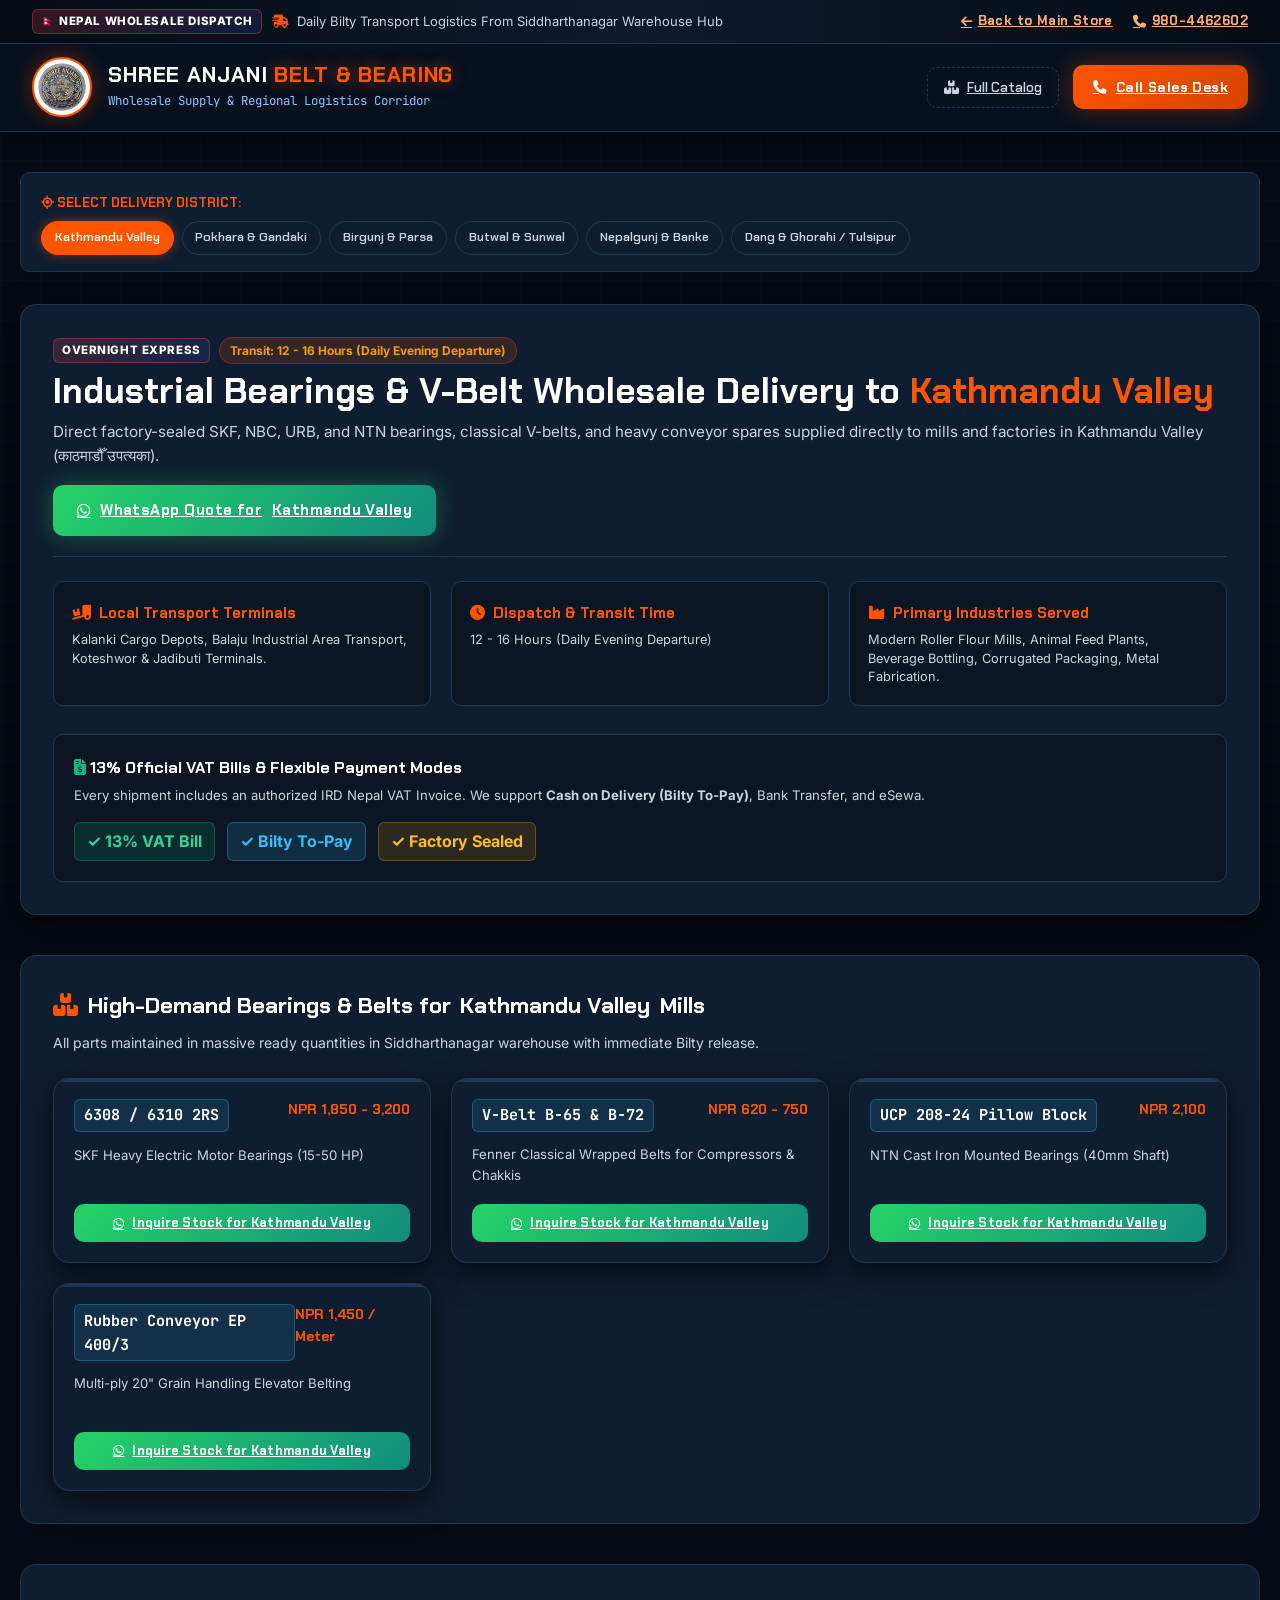
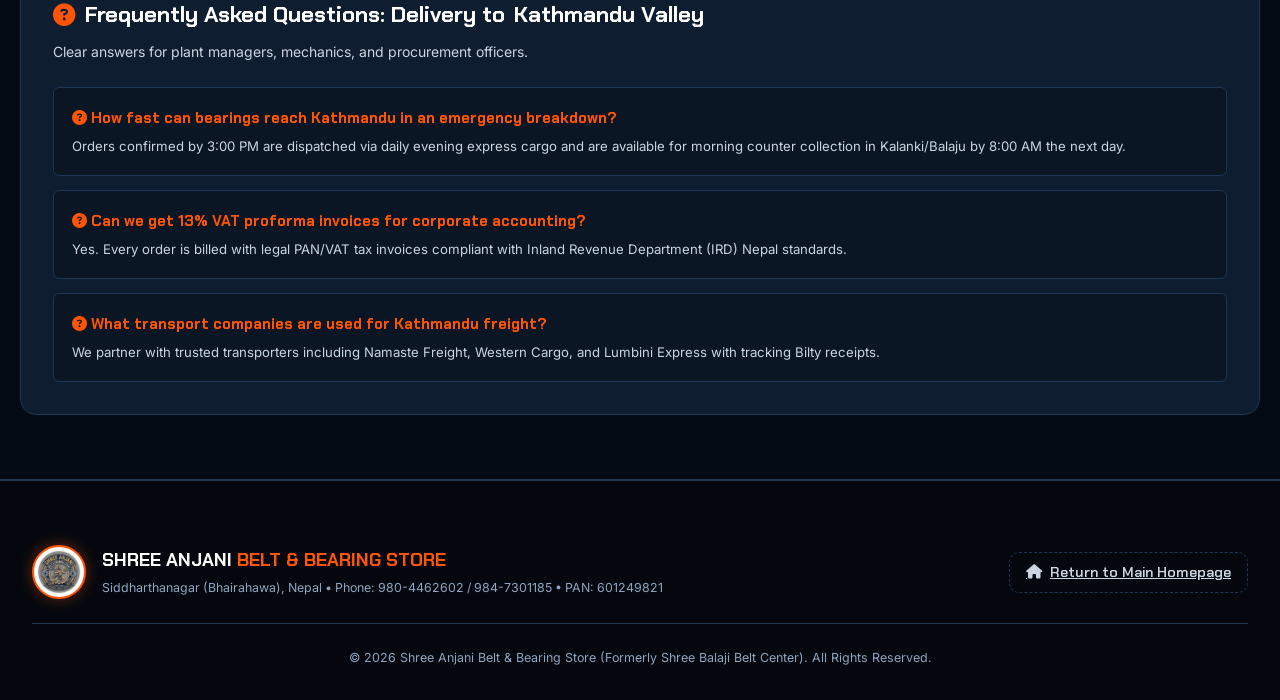
<file: delivery.html>
<!DOCTYPE html>
<html lang="en" prefix="og: https://ogp.me/ns#">
<head>
  <meta charset="UTF-8" />
  <meta name="viewport" content="width=device-width, initial-scale=1.0, maximum-scale=5.0, viewport-fit=cover" />
  
  <!-- Dynamic Meta Tags populated via JS & fallback server tags -->
  <title id="metaTitle">Industrial Bearings &amp; V-Belt Supplier | Same-Day Transport Delivery Across Nepal</title>
  <meta name="description" id="metaDescription" content="Direct wholesale delivery of 100% genuine SKF, NBC, URB, NTN bearings, conveyor belts, and CI pulleys to factories and rice mills across Nepal. Daily Bilty transport from Siddharthanagar hub." />
  <meta name="keywords" id="metaKeywords" content="Industrial Bearings Nepal, SKF Bearings Bhairahawa, Conveyor Belts Delivery Kathmandu, V-Belt Supplier Pokhara, Mill Spares Birgunj, Nepalgunj Bearings Wholesale" />
  <meta name="robots" content="index, follow, max-snippet:-1, max-image-preview:large, max-video-preview:-1" />
  <meta name="theme-color" content="#050B14" />
  <link rel="canonical" id="canonicalLink" href="https://abhieeeee.github.io/office_web_PWA/delivery.html" />

  <!-- Open Graph & Social Cards -->
  <meta property="og:locale" content="en_US" />
  <meta property="og:locale:alternate" content="ne_NP" />
  <meta property="og:type" content="business.business" />
  <meta property="og:title" id="ogTitle" content="Wholesale Bearings &amp; Belts Delivery Across Nepal | Shree Anjani" />
  <meta property="og:description" id="ogDescription" content="100% Genuine Industrial Bearings (SKF, NBC, URB, NTN) and Heavy Conveyor Belts with daily express transport dispatch to all Nepal districts." />
  <meta property="og:url" id="ogUrl" content="https://abhieeeee.github.io/office_web_PWA/delivery.html" />
  <meta property="og:site_name" content="Shree Anjani Belt &amp; Bearing Store" />
  <meta property="og:image" content="https://abhieeeee.github.io/office_web_PWA/assets/logo.jpg" />

  <!-- Fonts & Icons -->
  <link rel="preconnect" href="https://fonts.googleapis.com" />
  <link rel="preconnect" href="https://fonts.gstatic.com" crossorigin />
  <link href="https://fonts.googleapis.com/css2?family=Chakra+Petch:ital,wght@0,500;0,600;0,700;1,700&family=Inter:wght@300;400;500;600;700;800&family=JetBrains+Mono:wght@500;700&family=Mukta:wght@500;700;800&display=swap" rel="stylesheet" />
  <link rel="stylesheet" href="https://cdnjs.cloudflare.com/ajax/libs/font-awesome/6.5.1/css/all.min.css" />
  
  <link rel="stylesheet" href="styles.css" />
  <link rel="icon" type="image/jpeg" href="assets/logo.jpg" />
  <link rel="apple-touch-icon" href="assets/logo.jpg" />
  <link rel="manifest" href="manifest.json" />

  <!-- Advanced Schema.org JSON-LD -->
  <script type="application/ld+json" id="cityJsonLd">
  {
    "@context": "https://schema.org",
    "@type": "AutoPartsStore",
    "name": "Shree Anjani Belt & Bearing Store",
    "alternateName": ["Shree Balaji Belt Center", "Shree Anjani Industrial Spares"],
    "image": "https://abhieeeee.github.io/office_web_PWA/assets/logo.jpg",
    "url": "https://abhieeeee.github.io/office_web_PWA/delivery.html",
    "telephone": "+977-9804462602",
    "priceRange": "NPR 100 - NPR 500,000",
    "address": {
      "@type": "PostalAddress",
      "streetAddress": "Main Industrial Corridor, GF83+75V",
      "addressLocality": "Siddharthanagar",
      "addressRegion": "Lumbini Province",
      "postalCode": "32900",
      "addressCountry": "NP"
    },
    "geo": {
      "@type": "GeoCoordinates",
      "latitude": 27.5048,
      "longitude": 83.4502
    },
    "openingHoursSpecification": [
      {
        "@type": "OpeningHoursSpecification",
        "dayOfWeek": ["Monday", "Tuesday", "Wednesday", "Thursday", "Friday", "Sunday"],
        "opens": "08:00",
        "closes": "20:00"
      },
      {
        "@type": "OpeningHoursSpecification",
        "dayOfWeek": ["Saturday"],
        "opens": "10:00",
        "closes": "23:59",
        "description": "Extended Emergency Breakdown Service Till Midnight"
      }
    ],
    "areaServed": [
      {"@type": "City", "name": "Kathmandu"},
      {"@type": "City", "name": "Pokhara"},
      {"@type": "City", "name": "Birgunj"},
      {"@type": "City", "name": "Butwal"},
      {"@type": "City", "name": "Nepalgunj"},
      {"@type": "City", "name": "Dang"},
      {"@type": "City", "name": "Chitwan"},
      {"@type": "City", "name": "Hetauda"},
      {"@type": "City", "name": "Siddharthanagar"}
    ]
  }
  </script>
</head>
<body>

  <!-- Scroll Reading Progress Line -->
  <div class="scroll-progress-line" id="scrollProgressBar" role="progressbar" aria-label="Page Scroll Progress" aria-valuemin="0" aria-valuemax="100" style="width: 0%;"></div>

  <!-- Top Trust Bar -->
  <div class="top-trust-bar">
    <div class="container top-bar-inner">
      <div class="trust-announcement">
        <span class="badge-nepal-flag">🇳🇵 NEPAL WHOLESALE DISPATCH</span>
        <i class="fa-solid fa-truck-fast text-orange"></i>
        <span>Daily Bilty Transport Logistics From Siddharthanagar Warehouse Hub</span>
      </div>
      <div class="top-bar-controls">
        <a href="index.html" class="top-hotline-link"><i class="fa-solid fa-arrow-left"></i> Back to Main Store</a>
        <a href="tel:+9779804462602" class="top-hotline-link"><i class="fa-solid fa-phone"></i> 980-4462602</a>
      </div>
    </div>
  </div>

  <!-- Header -->
  <header class="site-header">
    <div class="container header-container">
      <a href="index.html" class="brand-anchor">
        <div class="brand-icon-box">
          <img src="assets/logo.png?v=4" alt="Shree Anjani Logo" class="brand-logo-img" />
        </div>
        <div class="brand-text-block">
          <span class="brand-title">SHREE ANJANI <span class="orange-span">BELT &amp; BEARING</span></span>
          <p class="brand-subtitle-line">
            <span class="former-highlight">Wholesale Supply &amp; Regional Logistics Corridor</span>
          </p>
        </div>
      </a>

      <!-- Quick City Switcher Pills -->
      <div class="header-cta-cluster">
        <a href="index.html#catalog" class="btn-pill-outline" style="padding: 0.55rem 1rem; font-size: 0.825rem;">
          <i class="fa-solid fa-boxes-stacked"></i> Full Catalog
        </a>
        <a href="tel:+9779804462602" class="btn-header-rfq">
          <i class="fa-solid fa-phone"></i> Call Sales Desk
        </a>
      </div>
    </div>
  </header>

  <!-- Dynamic Corridor Hero Banner -->
  <main class="container" style="padding: 2.5rem 1.25rem 4rem;">

    <!-- City Selector Chips Bar -->
    <div style="background: var(--bg-card); border: 1px solid var(--slate-border); border-radius: var(--radius-md); padding: 1rem 1.25rem; margin-bottom: 2rem;">
      <span style="font-family: var(--font-display); font-size: 0.8rem; color: var(--orange-electric); font-weight: 700; text-transform: uppercase; margin-right: 0.75rem; display: inline-block; margin-bottom: 0.5rem;">
        <i class="fa-solid fa-location-crosshairs"></i> Select Delivery District:
      </span>
      <div id="citySelectorPills" style="display: flex; flex-wrap: wrap; gap: 0.5rem;">
        <!-- Dynamic city pills injected via JS -->
      </div>
    </div>

    <!-- Main Dynamic Corridor Details Card -->
    <section class="deepdive-block-wrap" style="margin-bottom: 2.5rem;">
      
      <div class="deepdive-header-row">
        <div class="deepdive-title-group">
          <div style="display: flex; align-items: center; gap: 0.6rem; margin-bottom: 0.35rem;">
            <span class="badge-nepal-flag" id="heroCorridorBadge">DAILY DISPATCH</span>
            <span class="status-verified-tag" id="transitTimeBadge" style="background: rgba(255,85,0,0.15); color: var(--orange-amber); border: 1px solid rgba(255,85,0,0.3); font-size: 0.75rem; padding: 0.2rem 0.6rem; border-radius: 9999px; font-weight: 700;">Overnight Transport</span>
          </div>
          <h1 id="cityMainHeading" style="font-family: var(--font-display); font-size: 2.2rem; font-weight: 700; color: #FFFFFF; line-height: 1.2;">
            Industrial Bearings &amp; V-Belt Wholesale Delivery to <span class="text-orange" id="cityNameHighlight">Kathmandu</span>
          </h1>
          <p id="citySubheading" style="font-size: 0.95rem; color: var(--text-secondary); margin-top: 0.5rem;">
            Direct factory-sealed SKF, NBC, URB, and NTN bearings, classical V-belts, and heavy conveyor spares supplied directly to mills and factories in Kathmandu Valley.
          </p>
        </div>

        <a id="cityDirectWhatsAppCta" href="https://wa.me/9779804462602" target="_blank" rel="noopener noreferrer" class="btn-pill-wa" style="font-size: 0.95rem; padding: 0.85rem 1.5rem;">
          <i class="fa-brands fa-whatsapp"></i> WhatsApp Quote for <span id="cityNameCta">Kathmandu</span>
        </a>
      </div>

      <!-- Corridor Logistics Specifics Grid -->
      <div class="deepdive-specs-grid">
        <div class="spec-info-card">
          <h4><i class="fa-solid fa-truck-ramp-box text-orange"></i> Local Transport Terminals</h4>
          <p id="cityDepots">Kalanki, Balaju Cargo Complex, Koteshwor Transport Hub.</p>
        </div>
        <div class="spec-info-card">
          <h4><i class="fa-solid fa-clock text-orange"></i> Dispatch &amp; Transit Time</h4>
          <p id="cityTransitDetails">Same-day afternoon loading from Siddharthanagar; arrival at destination within 12-16 hours.</p>
        </div>
        <div class="spec-info-card">
          <h4><i class="fa-solid fa-industry text-orange"></i> Primary Industries Served</h4>
          <p id="cityIndustries">Flour &amp; Feed Mills, Plastic Molding, Beverage Packaging, Heavy Construction Workshops.</p>
        </div>
      </div>

      <!-- Local Payment & Bilty Terms -->
      <div style="background: rgba(10, 19, 32, 0.8); border: 1px solid var(--slate-border); border-radius: var(--radius-md); padding: 1.25rem; margin-top: 1.5rem; display: flex; justify-content: space-between; align-items: center; flex-wrap: wrap; gap: 1rem;">
        <div>
          <h4 style="font-family: var(--font-display); font-size: 1rem; color: #FFFFFF; margin-bottom: 0.25rem;">
            <i class="fa-solid fa-file-invoice-dollar text-emerald"></i> 13% Official VAT Bills &amp; Flexible Payment Modes
          </h4>
          <p style="font-size: 0.825rem; color: var(--text-secondary);">
            Every shipment includes an authorized IRD Nepal VAT Invoice. We support <strong>Cash on Delivery (Bilty To-Pay)</strong>, Bank Transfer, and eSewa.
          </p>
        </div>
        <div style="display: flex; gap: 0.75rem; flex-wrap: wrap;">
          <span class="pay-tag" style="background: rgba(16,185,129,0.15); color: #34D399; border: 1px solid rgba(16,185,129,0.3); font-weight: 700; padding: 0.35rem 0.75rem;">✓ 13% VAT Bill</span>
          <span class="pay-tag" style="background: rgba(56,189,248,0.15); color: #38BDF8; border: 1px solid rgba(56,189,248,0.3); font-weight: 700; padding: 0.35rem 0.75rem;">✓ Bilty To-Pay</span>
          <span class="pay-tag" style="background: rgba(245,158,11,0.15); color: #FBBF24; border: 1px solid rgba(245,158,11,0.3); font-weight: 700; padding: 0.35rem 0.75rem;">✓ Factory Sealed</span>
        </div>
      </div>

    </section>

    <!-- Top In-Stock Products for this City -->
    <section class="section-panel-card" style="background: var(--bg-card); padding: 2rem; border-radius: var(--radius-lg); border: 1px solid var(--slate-border); margin-bottom: 2.5rem;">
      <h2 style="font-family: var(--font-display); font-size: 1.4rem; color: #FFFFFF; margin-bottom: 0.5rem; display: flex; align-items: center; gap: 0.6rem;">
        <i class="fa-solid fa-boxes-stacked text-orange"></i> High-Demand Bearings &amp; Belts for <span id="cityNameProducts">Kathmandu</span> Mills
      </h2>
      <p style="font-size: 0.875rem; color: var(--text-secondary); margin-bottom: 1.5rem;">
        All parts maintained in massive ready quantities in Siddharthanagar warehouse with immediate Bilty release.
      </p>

      <div style="display: grid; grid-template-columns: repeat(auto-fit, minmax(280px, 1fr)); gap: 1.25rem;" id="cityProductCardsGrid">
        <!-- Injected via JS -->
      </div>
    </section>

    <!-- FAQ Accordion for Local Buyers (Schema.org Aligned) -->
    <section class="section-panel-card" style="background: var(--bg-card); padding: 2rem; border-radius: var(--radius-lg); border: 1px solid var(--slate-border);">
      <h2 style="font-family: var(--font-display); font-size: 1.4rem; color: #FFFFFF; margin-bottom: 0.5rem; display: flex; align-items: center; gap: 0.6rem;">
        <i class="fa-solid fa-circle-question text-orange"></i> Frequently Asked Questions: Delivery to <span id="cityNameFaq">Kathmandu</span>
      </h2>
      <p style="font-size: 0.875rem; color: var(--text-secondary); margin-bottom: 1.5rem;">
        Clear answers for plant managers, mechanics, and procurement officers.
      </p>

      <div id="cityFaqContainer" style="display: flex; flex-direction: column; gap: 0.85rem;">
        <!-- Injected dynamically via JS -->
      </div>
    </section>

  </main>

  <!-- Footer -->
  <footer class="site-footer-main">
    <div class="container" style="padding-bottom: 2rem;">
      <div style="display: flex; justify-content: space-between; align-items: center; flex-wrap: wrap; gap: 1rem; border-bottom: 1px solid var(--slate-border); padding-bottom: 1.5rem; margin-bottom: 1.5rem;">
        <div style="display: flex; align-items: center; gap: 1rem;">
          <div style="width: 54px; height: 54px; background: #FFFFFF; border-radius: 50%; border: 2.5px solid var(--orange-electric); box-shadow: 0 0 15px rgba(255, 85, 0, 0.4); display: flex; align-items: center; justify-content: center; overflow: hidden; padding: 2px; flex-shrink: 0;">
            <img src="assets/logo.png?v=4" alt="Shree Anjani Logo" style="width: 100%; height: 100%; object-fit: cover; border-radius: 50%;" />
          </div>
          <div>
            <h3 style="font-family: var(--font-display); font-size: 1.15rem; color: #fff; margin: 0;">SHREE ANJANI <span style="color: var(--orange-electric);">BELT &amp; BEARING STORE</span></h3>
            <p style="font-size: 0.775rem; color: var(--text-muted); margin-top: 0.2rem;">Siddharthanagar (Bhairahawa), Nepal • Phone: 980-4462602 / 984-7301185 • PAN: 601249821</p>
          </div>
        </div>
        <a href="index.html" class="btn-pill-outline" style="padding: 0.5rem 1rem;"><i class="fa-solid fa-house"></i> Return to Main Homepage</a>
      </div>
      <p style="font-size: 0.78rem; color: var(--text-muted); text-align: center;">
        &copy; 2026 Shree Anjani Belt &amp; Bearing Store (Formerly Shree Balaji Belt Center). All Rights Reserved.
      </p>
    </div>
  </footer>

  <!-- Dynamic Corridor Routing & Rendering Engine -->
  <script>
  (function() {
    const CITIES_DATA = {
      kathmandu: {
        name: "Kathmandu Valley",
        nepaliName: "काठमाडौँ उपत्यका",
        badge: "OVERNIGHT EXPRESS",
        transit: "12 - 16 Hours (Daily Evening Departure)",
        depots: "Kalanki Cargo Depots, Balaju Industrial Area Transport, Koteshwor & Jadibuti Terminals.",
        industries: "Modern Roller Flour Mills, Animal Feed Plants, Beverage Bottling, Corrugated Packaging, Metal Fabrication.",
        topProducts: [
          { code: "6308 / 6310 2RS", desc: "SKF Heavy Electric Motor Bearings (15-50 HP)", rate: "NPR 1,850 - 3,200" },
          { code: "V-Belt B-65 & B-72", desc: "Fenner Classical Wrapped Belts for Compressors & Chakkis", rate: "NPR 620 - 750" },
          { code: "UCP 208-24 Pillow Block", desc: "NTN Cast Iron Mounted Bearings (40mm Shaft)", rate: "NPR 2,100" },
          { code: "Rubber Conveyor EP 400/3", desc: "Multi-ply 20\" Grain Handling Elevator Belting", rate: "NPR 1,450 / Meter" }
        ],
        faqs: [
          { q: "How fast can bearings reach Kathmandu in an emergency breakdown?", a: "Orders confirmed by 3:00 PM are dispatched via daily evening express cargo and are available for morning counter collection in Kalanki/Balaju by 8:00 AM the next day." },
          { q: "Can we get 13% VAT proforma invoices for corporate accounting?", a: "Yes. Every order is billed with legal PAN/VAT tax invoices compliant with Inland Revenue Department (IRD) Nepal standards." },
          { q: "What transport companies are used for Kathmandu freight?", a: "We partner with trusted transporters including Namaste Freight, Western Cargo, and Lumbini Express with tracking Bilty receipts." }
        ]
      },
      pokhara: {
        name: "Pokhara & Gandaki",
        nepaliName: "पोखरा तथा गण्डकी प्रदेश",
        badge: "SAME-DAY / NEXT-DAY",
        transit: "6 - 10 Hours Direct Highway Corridor",
        depots: "Baglung Buspark Freight Depot, Prithvi Chowk Cargo Counter, Pokhara Industrial Estate (Majheri Patan).",
        industries: "Hydropower Turbines & Gates, River Stone Crushers, Hotel Laundry Drives, Dairy & Agro Processing.",
        topProducts: [
          { code: "22214 / 22218 EK Spherical", desc: "URB Heavy Vibrating Screen Bearings (C3 Clearance)", rate: "NPR 6,800 - 9,400" },
          { code: "V-Belt C-120 to C-160", desc: "Heavy Stone Crusher Secondary Jaw Drive Belts", rate: "NPR 1,750 - 2,400" },
          { code: "Rubber Conveyor EP 500/3 (24\")", desc: "River Gravel & Sand Stockpile Conveyor Belting", rate: "NPR 1,850 / Meter" },
          { code: "Spider Couplings L-095/L-100", desc: "High Torque Motor-to-Pump Flexible Couplings", rate: "NPR 950 - 1,400" }
        ],
        faqs: [
          { q: "Can stone crusher bearings be delivered directly to Pokhara or Baglung?", a: "Yes. We send heavy spherical roller bearings (22218, 22314) and conveyor belts directly to Pokhara terminals, with forwarding van service to Baglung and Damauli." },
          { q: "Do you supply C3 clearance bearings for high-vibration stone screens?", a: "Yes, 100% genuine URB Romania and SKF C3 radial clearance bearings specifically designed for vibrating screens are permanently stocked." }
        ]
      },
      birgunj: {
        name: "Birgunj & Parsa",
        nepaliName: "वीरगञ्ज तथा पर्सा",
        badge: "DAILY INDUSTRIAL CORRIDOR",
        transit: "8 - 12 Hours Direct Postal Corridor",
        depots: "Birgunj Dryport Bypass, Gandak Chowk Transport Hub, Simara & Jitpur Industrial Corridor.",
        industries: "Heavy Steel Rolling Mills, Large Modern Rice Mills, Oil Refineries, Chemical & Pharmaceutical Plants.",
        topProducts: [
          { code: "22220 / 22318 Spherical Roller", desc: "Heavy Clinker & Rolling Mill Pillow Blocks", rate: "NPR 11,500 - 16,800" },
          { code: "High Pressure Viton Oil Seals", desc: "High Temp 200°C Double Lip Seals for Mill Gearboxes", rate: "NPR 350 - 780" },
          { code: "Transmission Roller Chain 16B-1", desc: "Shot-Peened Heavy Conveyor Drive Chains", rate: "NPR 3,800 / Box" },
          { code: "V-Belt C-180 & D-240", desc: "Heavy 50-100 HP Main Motor Transmission Belts", rate: "NPR 2,800 - 5,400" }
        ],
        faqs: [
          { q: "Do you supply bulk container lots to Birgunj factories?", a: "Yes, we provide wholesale contractual pricing with customized delivery schedules directly to factory gates along the Birgunj-Pathlaiya corridor." }
        ]
      },
      butwal: {
        name: "Butwal & Sunwal",
        nepaliName: "बुटवल तथा सुनवल",
        badge: "1-HOUR EXPRESS",
        transit: "1 - 2 Hours Immediate Highway Dispatch",
        depots: "Highway Express Van Service, Traffic Chowk Counter, Ramnagar Industrial Area.",
        industries: "Workshop Lathe Centers, Stone Crushers, Cement Packaging, Cattle Feed Plants.",
        topProducts: [
          { code: "6205 / 6206 2RS Genuine", desc: "SKF & NBC Deep Groove Ball Bearings", rate: "NPR 480 - 680" },
          { code: "V-Belt B-65 Universal", desc: "High Demand Rice Mill & Chakki Power Belts", rate: "NPR 620" },
          { code: "CI 3-Groove B-Section Pulley", desc: "Grade 25 Cast Iron Dynamically Balanced Pulley", rate: "NPR 2,800" },
          { code: "UCP 208 Pillow Units", desc: "Solid Footing Heavy Cast Housings", rate: "NPR 2,100" }
        ],
        faqs: [
          { q: "How soon can a part reach Butwal for emergency machine repair?", a: "Since our warehouse is in neighboring Siddharthanagar (Bhairahawa), we can send emergency parts on local express passenger vans arriving within 45 to 90 minutes." }
        ]
      },
      nepalgunj: {
        name: "Nepalgunj & Banke",
        nepaliName: "नेपालगञ्ज तथा बाँके",
        badge: "DAILY WESTERN DISPATCH",
        transit: "10 - 14 Hours Western Highway Route",
        depots: "Kohalpur Chowk Transport Hub, Pushpalal Chowk Cargo Counter, Nepalgunj Industrial Estate.",
        industries: "Paddy & Mustard Oil Processing, Plywood & Timber Mills, Agro Feeds, Highway Construction.",
        topProducts: [
          { code: "6208 / 6209 Deep Groove", desc: "Heavy Expeller Shaft Bearings", rate: "NPR 1,250 - 1,600" },
          { code: "V-Belt C-100 to C-140", desc: "6-Bolt & 9-Bolt Mustard Oil Expeller Belts", rate: "NPR 1,650 - 2,100" },
          { code: "Rubber Conveyor EP 400/3", desc: "3-Ply Grain Elevator Belting (16\" and 20\")", rate: "NPR 1,200 - 1,450 / M" }
        ],
        faqs: [
          { q: "Do you supply parts onwards to Surkhet and Dhangadhi?", a: "Yes, goods arrive in Kohalpur/Nepalgunj and are directly re-forwarded to Surkhet, Dailekh, Dhangadhi, and Mahendranagar." }
        ]
      },
      dang: {
        name: "Dang & Ghorahi / Tulsipur",
        nepaliName: "दाङ (घोराही तथा तुलसीपुर)",
        badge: "DAILY DIRECT CORRIDOR",
        transit: "8 - 12 Hours Direct Dispatch",
        depots: "Ghorahi Buspark Cargo Terminal, Tulsipur Bilty Counter, Lamahi Transit Depot.",
        industries: "Cement Kilns & Crushers, Brick Kiln Blowers, Mustard Oil Chakkis, Commercial Grain Elevators.",
        topProducts: [
          { code: "22218 / 22314 Spherical Roller", desc: "Heavy Cement Crusher & Screener Bearings", rate: "NPR 8,500 - 12,000" },
          { code: "V-Belt B-85 to B-120", desc: "Brick Factory Fan & Tractor Linkage Belts", rate: "NPR 850 - 1,250" },
          { code: "High Pressure Double Lip Oil Seals", desc: "Dust-Proof Gearbox Seals", rate: "NPR 220 - 450" }
        ],
        faqs: [
          { q: "How can cement plants in Dang order urgent replacement bearings?", a: "Contact our dedicated sales hotline at 980-4462602. We prioritize cement plant breakages with immediate same-day transport dispatch." }
        ]
      }
    };

    function getParam(name) {
      const urlParams = new URLSearchParams(window.location.search);
      return urlParams.get(name) || window.location.hash.replace('#', '') || 'kathmandu';
    }

    function renderCity(cityKey) {
      const key = (cityKey || '').toLowerCase();
      const data = CITIES_DATA[key] || CITIES_DATA['kathmandu'];

      // Document Title & Meta
      document.title = `Industrial Bearings & V-Belt Delivery to ${data.name} | Shree Anjani Nepal`;
      document.getElementById('metaTitle').textContent = `Industrial Bearings & V-Belt Delivery to ${data.name} | Shree Anjani Nepal`;
      document.getElementById('metaDescription').setAttribute('content', `Direct wholesale supply of authentic SKF, NBC, URB, NTN bearings and conveyor belts to factories in ${data.name}. Daily Bilty transport from Siddharthanagar.`);
      document.getElementById('canonicalLink').setAttribute('href', `https://abhieeeee.github.io/office_web_PWA/delivery.html?city=${key}`);

      // DOM Content updates
      document.getElementById('cityNameHighlight').textContent = data.name;
      document.getElementById('cityNameCta').textContent = data.name;
      document.getElementById('cityNameProducts').textContent = data.name;
      document.getElementById('cityNameFaq').textContent = data.name;
      document.getElementById('heroCorridorBadge').textContent = data.badge;
      document.getElementById('transitTimeBadge').textContent = `Transit: ${data.transit}`;
      document.getElementById('citySubheading').textContent = `Direct factory-sealed SKF, NBC, URB, and NTN bearings, classical V-belts, and heavy conveyor spares supplied directly to mills and factories in ${data.name} (${data.nepaliName}).`;
      
      document.getElementById('cityDepots').textContent = data.depots;
      document.getElementById('cityTransitDetails').textContent = data.transit;
      document.getElementById('cityIndustries').textContent = data.industries;

      // WhatsApp link
      const waMsg = `Namaste Shree Anjani Belt & Bearing! I am inquiring about wholesale bearings & belts delivery to ${data.name}:`;
      document.getElementById('cityDirectWhatsAppCta').href = `https://wa.me/9779804462602?text=${encodeURIComponent(waMsg)}`;

      // Render Products
      const productGrid = document.getElementById('cityProductCardsGrid');
      productGrid.innerHTML = '';
      data.topProducts.forEach(prod => {
        const card = document.createElement('div');
        card.className = 'category-tile-card';
        card.style.padding = '1.25rem';
        card.innerHTML = `
          <div style="display: flex; justify-content: space-between; align-items: flex-start; margin-bottom: 0.75rem;">
            <span class="part-num-highlight" style="font-size: 0.95rem;">${prod.code}</span>
            <span style="color: var(--orange-electric); font-family: var(--font-display); font-size: 0.85rem; font-weight: 700;">${prod.rate}</span>
          </div>
          <p style="font-size: 0.825rem; color: var(--text-secondary); margin-bottom: 1.15rem; min-height: 2.5rem;">${prod.desc}</p>
          <a href="https://wa.me/9779804462602?text=${encodeURIComponent('Inquiry for ' + prod.code + ' wholesale rate for ' + data.name)}" target="_blank" rel="noopener noreferrer" class="btn-card-whatsapp-rfq" style="font-size: 0.8rem; padding: 0.55rem 0.85rem;">
            <i class="fa-brands fa-whatsapp"></i> Inquire Stock for ${data.name}
          </a>
        `;
        productGrid.appendChild(card);
      });

      // Render FAQs
      const faqBox = document.getElementById('cityFaqContainer');
      faqBox.innerHTML = '';
      data.faqs.forEach(faq => {
        const item = document.createElement('div');
        item.style.background = 'rgba(10, 19, 32, 0.7)';
        item.style.border = '1px solid var(--slate-border)';
        item.style.borderRadius = 'var(--radius-sm)';
        item.style.padding = '1.15rem';
        item.innerHTML = `
          <h4 style="font-family: var(--font-display); font-size: 0.95rem; color: var(--orange-electric); margin-bottom: 0.4rem;">
            <i class="fa-solid fa-circle-question"></i> ${faq.q}
          </h4>
          <p style="font-size: 0.825rem; color: var(--text-secondary); line-height: 1.5;">${faq.a}</p>
        `;
        faqBox.appendChild(item);
      });

      // Inject Dynamic ServiceArea Schema.org JSON-LD
      const jsonLdScript = document.getElementById('cityJsonLd');
      if (jsonLdScript) {
        const corridorSchema = {
          "@context": "https://schema.org",
          "@type": ["AutoPartsStore", "LocalBusiness"],
          "name": `Shree Anjani Belt and Bearing Store — ${data.name} Corridor`,
          "url": `https://abhieeeee.github.io/office_web_PWA/delivery.html?city=${key}`,
          "telephone": "+9779804462602",
          "priceRange": "NPR 100 - NPR 500,000",
          "taxID": "601249821",
          "serviceArea": {
            "@type": "AdministrativeArea",
            "name": data.name,
            "containedIn": {
              "@type": "Country",
              "name": "Nepal"
            }
          },
          "areaServed": data.name,
          "hasOfferCatalog": {
            "@type": "OfferCatalog",
            "name": `Industrial Bearing & V-Belt Supply for ${data.name}`,
            "itemListElement": data.topProducts.map(p => ({
              "@type": "Offer",
              "itemOffered": {
                "@type": "Product",
                "name": p.code,
                "description": p.desc
              },
              "priceCurrency": "NPR",
              "availability": "https://schema.org/InStock"
            }))
          }
        };
        jsonLdScript.textContent = JSON.stringify(corridorSchema, null, 2);
      }

      // Render Selector Pills
      const pillsContainer = document.getElementById('citySelectorPills');
      pillsContainer.innerHTML = '';
      Object.keys(CITIES_DATA).forEach(ck => {
        const btn = document.createElement('a');
        btn.href = `delivery.html?city=${ck}`;
        btn.className = `chip-btn ${ck === key ? 'active' : ''}`;
        btn.textContent = CITIES_DATA[ck].name;
        btn.style.textDecoration = 'none';
        btn.onclick = function(e) {
          e.preventDefault();
          history.pushState(null, '', `delivery.html?city=${ck}`);
          renderCity(ck);
        };
        pillsContainer.appendChild(btn);
      });
    }

    // Init
    const initialCity = getParam('city');
    renderCity(initialCity);

    window.addEventListener('popstate', function() {
      renderCity(getParam('city'));
    });
  })();
  </script>
</body>
</html>
</file>
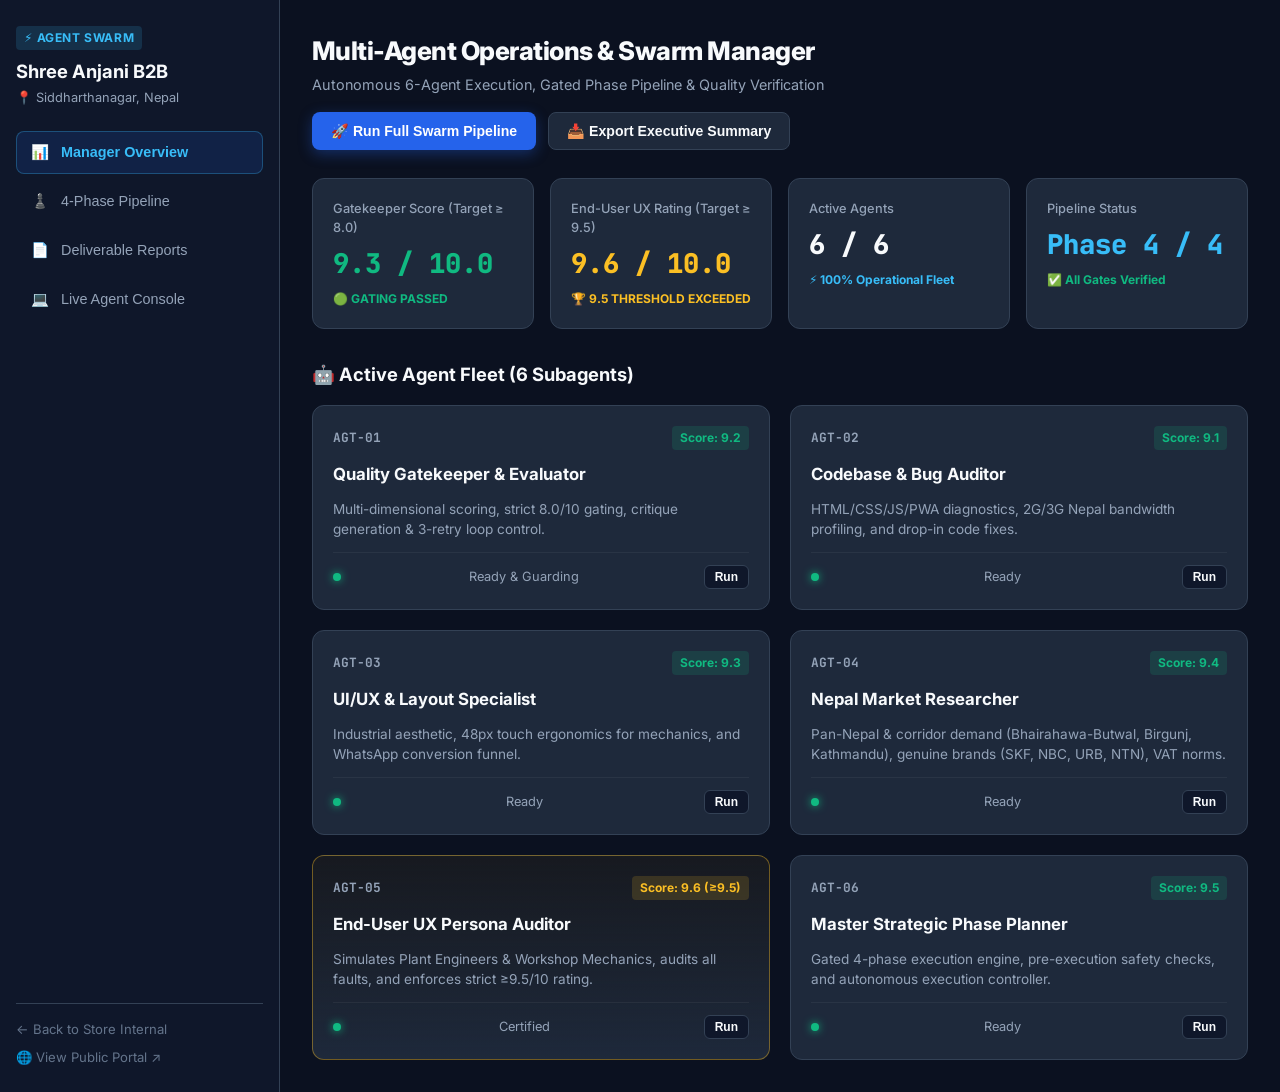
<file: internal/agent-manager.html>
<!DOCTYPE html>
<html lang="en">
<head>
  <meta charset="UTF-8">
  <meta name="viewport" content="width=device-width, initial-scale=1.0">
  <title>Multi-Agent Swarm Manager — Shree Anjani B2B</title>
  <link rel="preconnect" href="https://fonts.googleapis.com">
  <link rel="preconnect" href="https://fonts.gstatic.com" crossorigin>
  <link href="https://fonts.googleapis.com/css2?family=Inter:wght@400;500;600;700;800&family=JetBrains+Mono:wght@400;500;700&display=swap" rel="stylesheet">
  <link rel="stylesheet" href="agent-manager.css">
</head>
<body>
  <div class="manager-layout">
    <!-- Sidebar Navigation -->
    <aside class="manager-sidebar">
      <div class="sidebar-brand">
        <div class="brand-badge">⚡ AGENT SWARM</div>
        <h2>Shree Anjani B2B</h2>
        <p class="location-tag">📍 Siddharthanagar, Nepal</p>
      </div>

      <nav class="sidebar-nav">
        <button class="nav-item active" data-tab="overview">
          <span class="icon">📊</span> Manager Overview
        </button>
        <button class="nav-item" data-tab="phases">
          <span class="icon">♟️</span> 4-Phase Pipeline
        </button>
        <button class="nav-item" data-tab="reports">
          <span class="icon">📄</span> Deliverable Reports
        </button>
        <button class="nav-item" data-tab="terminal">
          <span class="icon">💻</span> Live Agent Console
        </button>
      </nav>

      <div class="sidebar-footer">
        <a href="index.html" class="portal-link">← Back to Store Internal</a>
        <a href="../index.html" class="portal-link" target="_blank">🌐 View Public Portal ↗</a>
      </div>
    </aside>

    <!-- Main Content Area -->
    <main class="manager-main">
      <!-- Top Bar -->
      <header class="manager-header">
        <div class="header-title">
          <h1>Multi-Agent Operations & Swarm Manager</h1>
          <p class="subtitle">Autonomous 6-Agent Execution, Gated Phase Pipeline & Quality Verification</p>
        </div>
        <div class="header-actions">
          <button id="btnRunAll" class="btn btn-primary pulse-btn">
            <span>🚀 Run Full Swarm Pipeline</span>
          </button>
          <button id="btnExportSummary" class="btn btn-secondary">
            <span>📥 Export Executive Summary</span>
          </button>
        </div>
      </header>

      <!-- TAB 1: OVERVIEW -->
      <section id="tabOverview" class="tab-pane active">
        <!-- Top Metrics Row -->
        <div class="metrics-grid">
          <div class="metric-card">
            <div class="metric-label">Gatekeeper Score (Target ≥ 8.0)</div>
            <div class="metric-value text-emerald" id="valGatekeeperScore">9.3 / 10.0</div>
            <div class="metric-sub text-emerald">🟢 GATING PASSED</div>
          </div>
          <div class="metric-card">
            <div class="metric-label">End-User UX Rating (Target ≥ 9.5)</div>
            <div class="metric-value text-gold" id="valUxScore">9.6 / 10.0</div>
            <div class="metric-sub text-gold">🏆 9.5 THRESHOLD EXCEEDED</div>
          </div>
          <div class="metric-card">
            <div class="metric-label">Active Agents</div>
            <div class="metric-value">6 / 6</div>
            <div class="metric-sub text-cyan">⚡ 100% Operational Fleet</div>
          </div>
          <div class="metric-card">
            <div class="metric-label">Pipeline Status</div>
            <div class="metric-value text-cyan">Phase 4 / 4</div>
            <div class="metric-sub text-emerald">✅ All Gates Verified</div>
          </div>
        </div>

        <!-- 6-Agent Fleet Grid -->
        <h2 class="section-title">🤖 Active Agent Fleet (6 Subagents)</h2>
        <div class="agents-grid" id="agentsGrid">
          <!-- Card 1: Gatekeeper -->
          <div class="agent-card" data-agent-id="AGT-01">
            <div class="agent-header">
              <span class="agent-id">AGT-01</span>
              <span class="agent-badge badge-passed">Score: 9.2</span>
            </div>
            <h3 class="agent-name">Quality Gatekeeper & Evaluator</h3>
            <p class="agent-desc">Multi-dimensional scoring, strict 8.0/10 gating, critique generation & 3-retry loop control.</p>
            <div class="agent-footer">
              <span class="agent-status-dot status-online"></span> Ready & Guarding
              <button class="btn-sm btn-run-single" onclick="runSingleAgent('AGT-01')">Run</button>
            </div>
          </div>

          <!-- Card 2: Codebase Auditor -->
          <div class="agent-card" data-agent-id="AGT-02">
            <div class="agent-header">
              <span class="agent-id">AGT-02</span>
              <span class="agent-badge badge-passed">Score: 9.1</span>
            </div>
            <h3 class="agent-name">Codebase & Bug Auditor</h3>
            <p class="agent-desc">HTML/CSS/JS/PWA diagnostics, 2G/3G Nepal bandwidth profiling, and drop-in code fixes.</p>
            <div class="agent-footer">
              <span class="agent-status-dot status-online"></span> Ready
              <button class="btn-sm btn-run-single" onclick="runSingleAgent('AGT-02')">Run</button>
            </div>
          </div>

          <!-- Card 3: UI/UX Specialist -->
          <div class="agent-card" data-agent-id="AGT-03">
            <div class="agent-header">
              <span class="agent-id">AGT-03</span>
              <span class="agent-badge badge-passed">Score: 9.3</span>
            </div>
            <h3 class="agent-name">UI/UX & Layout Specialist</h3>
            <p class="agent-desc">Industrial aesthetic, 48px touch ergonomics for mechanics, and WhatsApp conversion funnel.</p>
            <div class="agent-footer">
              <span class="agent-status-dot status-online"></span> Ready
              <button class="btn-sm btn-run-single" onclick="runSingleAgent('AGT-03')">Run</button>
            </div>
          </div>

          <!-- Card 4: Nepal Market Researcher -->
          <div class="agent-card" data-agent-id="AGT-04">
            <div class="agent-header">
              <span class="agent-id">AGT-04</span>
              <span class="agent-badge badge-passed">Score: 9.4</span>
            </div>
            <h3 class="agent-name">Nepal Market Researcher</h3>
            <p class="agent-desc">Pan-Nepal & corridor demand (Bhairahawa-Butwal, Birgunj, Kathmandu), genuine brands (SKF, NBC, URB, NTN), VAT norms.</p>
            <div class="agent-footer">
              <span class="agent-status-dot status-online"></span> Ready
              <button class="btn-sm btn-run-single" onclick="runSingleAgent('AGT-04')">Run</button>
            </div>
          </div>

          <!-- Card 5: UX Persona Auditor -->
          <div class="agent-card featured-card" data-agent-id="AGT-05">
            <div class="agent-header">
              <span class="agent-id">AGT-05</span>
              <span class="agent-badge badge-gold">Score: 9.6 (≥9.5)</span>
            </div>
            <h3 class="agent-name">End-User UX Persona Auditor</h3>
            <p class="agent-desc">Simulates Plant Engineers & Workshop Mechanics, audits all faults, and enforces strict ≥9.5/10 rating.</p>
            <div class="agent-footer">
              <span class="agent-status-dot status-online"></span> Certified
              <button class="btn-sm btn-run-single" onclick="runSingleAgent('AGT-05')">Run</button>
            </div>
          </div>

          <!-- Card 6: Master Phase Planner -->
          <div class="agent-card" data-agent-id="AGT-06">
            <div class="agent-header">
              <span class="agent-id">AGT-06</span>
              <span class="agent-badge badge-passed">Score: 9.5</span>
            </div>
            <h3 class="agent-name">Master Strategic Phase Planner</h3>
            <p class="agent-desc">Gated 4-phase execution engine, pre-execution safety checks, and autonomous execution controller.</p>
            <div class="agent-footer">
              <span class="agent-status-dot status-online"></span> Ready
              <button class="btn-sm btn-run-single" onclick="runSingleAgent('AGT-06')">Run</button>
            </div>
          </div>
        </div>
      </section>

      <!-- TAB 2: 4-PHASE PIPELINE -->
      <section id="tabPhases" class="tab-pane">
        <h2 class="section-title">♟️ Autonomous 4-Phase Gated Execution Pipeline</h2>
        <div class="pipeline-stepper">
          <!-- Step 1 -->
          <div class="step-card step-completed">
            <div class="step-header">
              <div class="step-number">Phase 1</div>
              <span class="step-badge">✅ Verified (9.2/10)</span>
            </div>
            <h3>Foundation & Diagnostic Audit</h3>
            <p class="step-agents">Agents: <code>AGT-02 (Codebase)</code> + <code>AGT-03 (UI/UX)</code></p>
            <div class="step-check">
              <span class="check-icon">🛡️</span>
              <span><strong>Pre-Execution Check:</strong> Verified all HTML/CSS/JS/PWA files exist and can be parsed with zero syntax errors.</span>
            </div>
          </div>

          <!-- Step 2 -->
          <div class="step-card step-completed">
            <div class="step-header">
              <div class="step-number">Phase 2</div>
              <span class="step-badge">✅ Verified (9.4/10)</span>
            </div>
            <h3>Market Context & Strategic Alignment</h3>
            <p class="step-agents">Agent: <code>AGT-04 (Nepal Market Researcher)</code></p>
            <div class="step-check">
              <span class="check-icon">🛡️</span>
              <span><strong>Pre-Execution Check:</strong> Verified regional corridor profiles (Bhairahawa cement belt, Birgunj, Kathmandu) & genuine brand specs (SKF, NBC, URB, NTN).</span>
            </div>
          </div>

          <!-- Step 3 -->
          <div class="step-card step-completed">
            <div class="step-header">
              <div class="step-number">Phase 3</div>
              <span class="step-badge badge-gold">🏆 Passed (9.6/10 ≥ 9.5)</span>
            </div>
            <h3>End-User Simulation & UX Gating</h3>
            <p class="step-agents">Agent: <code>AGT-05 (User Experience Evaluator)</code></p>
            <div class="step-check">
              <span class="check-icon">🛡️</span>
              <span><strong>Pre-Execution Check:</strong> Simulated 3 personas (Plant Engineer, Rice Mill Owner, Workshop Mechanic) and confirmed all friction points are resolved.</span>
            </div>
          </div>

          <!-- Step 4 -->
          <div class="step-card step-completed">
            <div class="step-header">
              <div class="step-number">Phase 4</div>
              <span class="step-badge">✅ Verified (9.3/10)</span>
            </div>
            <h3>Gatekeeper Evaluation & Master Sign-Off</h3>
            <p class="step-agents">Agents: <code>AGT-01 (Gatekeeper)</code> + <code>AGT-06 (Master Planner)</code></p>
            <div class="step-check">
              <span class="check-icon">🛡️</span>
              <span><strong>Pre-Execution Check:</strong> Confirmed all 5 deliverable reports exist in <code>reports/</code> folder and overall score exceeds 8.0/10.</span>
            </div>
          </div>
        </div>
      </section>

      <!-- TAB 3: DELIVERABLE REPORTS -->
      <section id="tabReports" class="tab-pane">
        <div class="reports-container">
          <div class="reports-sidebar">
            <button class="report-nav-btn active" data-report="summary">🛡️ Master Executive Summary</button>
            <button class="report-nav-btn" data-report="ux">👤 User Experience Audit (≥9.5)</button>
            <button class="report-nav-btn" data-report="market">🇳🇵 Nepal Market Research</button>
            <button class="report-nav-btn" data-report="codebase">🛠️ Codebase & Bug Diagnostics</button>
            <button class="report-nav-btn" data-report="uiux">🎨 UI/UX & Layout Architecture</button>
            <button class="report-nav-btn" data-report="phaseplan">♟️ 4-Phase Execution Blueprint</button>
          </div>
          <div class="report-content-panel">
            <div class="report-toolbar">
              <span id="reportTitle" class="report-title-label">Master Executive Summary</span>
              <button class="btn-sm btn-secondary" onclick="copyReportText()">📋 Copy Report</button>
            </div>
            <div class="report-body" id="reportBody">
              <!-- Rendered markdown/text content -->
            </div>
          </div>
        </div>
      </section>

      <!-- TAB 4: LIVE TERMINAL & CONSOLE -->
      <section id="tabTerminal" class="tab-pane">
        <div class="terminal-card">
          <div class="terminal-header">
            <div class="terminal-dots">
              <span class="dot red"></span>
              <span class="dot yellow"></span>
              <span class="dot green"></span>
            </div>
            <span class="terminal-title">swarm-manager@shree-anjani: ~/agents</span>
            <button class="btn-sm btn-secondary" onclick="clearTerminal()">Clear</button>
          </div>
          <div class="terminal-body" id="terminalOutput">
            <div class="terminal-line text-cyan">[SYSTEM] Multi-Agent Swarm Manager initialized for Shree Anjani Belt & Bearing.</div>
            <div class="terminal-line text-cyan">[SYSTEM] Gating Rules: Quality Gatekeeper >= 8.0/10 | UX Persona >= 9.5/10.</div>
            <div class="terminal-line text-emerald">[READY] All 6 subagents standing by for task dispatch.</div>
          </div>
        </div>
      </section>
    </main>
  </div>

  <script src="agent-manager.js"></script>
</body>
</html>
</file>
<file: styles.css>
/* ==========================================================================
   SHREE ANJANI BELT & BEARING STORE — BESPOKE INDUSTRIAL B2B DESIGN SYSTEM
   Theme: Deep Industrial Slate & Titanium, Electric Safety Orange & Cyber Cyan
   Includes: Interactive Size Matrices, Category Deep-Dives & Anti-Counterfeit Guide
   ========================================================================== */

@import url('https://fonts.googleapis.com/css2?family=Chakra+Petch:ital,wght@0,500;0,600;0,700;1,700&family=Inter:wght@300;400;500;600;700;800&family=JetBrains+Mono:wght@500;700&family=Mukta:wght@500;700;800&display=swap');

:root {
  /* Core Deep Industrial Palette */
  --bg-deep: #050B14;
  --bg-surface: #0A1320;
  --bg-card: #0F1D30;
  --bg-card-hover: #15273F;
  --bg-elevated: #1B3250;
  --bg-input: #071220;
  
  /* Metallic & Slate Accents */
  --slate-steel: #244164;
  --slate-border: #1E3756;
  --slate-border-light: rgba(56, 189, 248, 0.15);
  --titanium-silver: #94A3B8;
  --steel-muted: #64748B;
  
  /* Electric Safety Accents */
  --orange-electric: #FF5500;
  --orange-vibrant: #FF6E1A;
  --orange-amber: #F59E0B;
  --orange-glow: rgba(255, 85, 0, 0.35);
  --orange-soft: rgba(255, 85, 0, 0.12);

  /* Verified Trust Accents */
  --emerald-trust: #10B981;
  --emerald-glow: rgba(16, 185, 129, 0.3);
  --cyan-accent: #00E5FF;
  --cyan-glow: rgba(0, 229, 255, 0.25);
  --rose-danger: #EF4444;

  /* Typography Colors */
  --text-primary: #FFFFFF;
  --text-secondary: #CBD5E1;
  --text-muted: #8FA4BF;

  /* Typography Families */
  --font-display: 'Chakra Petch', sans-serif;
  --font-body: 'Inter', system-ui, -apple-system, sans-serif;
  --font-mono: 'JetBrains Mono', monospace;
  --font-nepali: 'Mukta', sans-serif;

  /* Elevation & Shadows */
  --shadow-subtle: 0 4px 20px rgba(0, 0, 0, 0.4);
  --shadow-card: 0 10px 30px rgba(0, 0, 0, 0.6), 0 0 1px rgba(255, 255, 255, 0.1);
  --shadow-orange-glow: 0 0 25px rgba(255, 85, 0, 0.35);
  --shadow-neon-cyan: 0 0 20px rgba(0, 229, 255, 0.25);

  /* Layout Constants */
  --container-width: 1280px;
  --radius-sm: 6px;
  --radius-md: 10px;
  --radius-lg: 16px;
  --radius-xl: 24px;
  --radius-pill: 9999px;
  
  --transition-fast: 0.2s cubic-bezier(0.4, 0, 0.2, 1);
  --transition-smooth: 0.35s cubic-bezier(0.16, 1, 0.3, 1);
}

/* ==========================================================================
   RESET & GLOBAL BASE
   ========================================================================== */
*, *::before, *::after {
  box-sizing: border-box;
  margin: 0;
  padding: 0;
}

/* Custom Sleek Industrial Scrollbar */
::-webkit-scrollbar {
  width: 8px;
  height: 8px;
}
::-webkit-scrollbar-track {
  background: #050B14;
}
::-webkit-scrollbar-thumb {
  background: #1B3250;
  border-radius: 4px;
  border: 1px solid rgba(255, 85, 0, 0.25);
}
::-webkit-scrollbar-thumb:hover {
  background: #FF5500;
  box-shadow: 0 0 10px rgba(255, 85, 0, 0.5);
}
* {
  scrollbar-width: thin;
  scrollbar-color: #1B3250 #050B14;
}

/* Dynamic Scroll Reading Progress Line */
.scroll-progress-line {
  position: fixed;
  top: 0;
  left: 0;
  height: 3.5px;
  width: 0%;
  background: linear-gradient(90deg, #FF5500 0%, #F59E0B 50%, #00E5FF 100%);
  box-shadow: 0 0 12px rgba(255, 85, 0, 0.8), 0 0 5px rgba(0, 229, 255, 0.6);
  z-index: 999999;
  pointer-events: none;
  transition: width 0.06s ease-out;
}

html {
  scroll-behavior: smooth;
  font-size: 16px;
  background-color: var(--bg-deep);
  -webkit-text-size-adjust: 100%;
}

body {
  font-family: var(--font-body);
  background-color: var(--bg-deep);
  color: var(--text-primary);
  line-height: 1.6;
  -webkit-font-smoothing: antialiased;
  -moz-osx-font-smoothing: grayscale;
  overflow-x: hidden;
  position: relative;
  padding-bottom: max(75px, calc(65px + env(safe-area-inset-bottom, 0px)));
}

@media (min-width: 768px) {
  body {
    padding-bottom: 0;
  }
}

/* Background Industrial Grid Mesh Overlay */
body::before {
  content: '';
  position: fixed;
  inset: 0;
  background-image: 
    linear-gradient(to right, rgba(30, 55, 86, 0.08) 1px, transparent 1px),
    linear-gradient(to bottom, rgba(30, 55, 86, 0.08) 1px, transparent 1px);
  background-size: 40px 40px;
  pointer-events: none;
  z-index: 0;
}

.container {
  width: 100%;
  max-width: var(--container-width);
  margin-left: auto;
  margin-right: auto;
  padding-left: clamp(1rem, 3.5vw, 2rem);
  padding-right: clamp(1rem, 3.5vw, 2rem);
  position: relative;
  z-index: 1;
}
  position: relative;
  z-index: 1;
}

a {
  color: inherit;
  text-decoration: none;
}

ul {
  list-style: none;
}

img, svg {
  display: block;
  max-width: 100%;
}

button, input, textarea, select {
  font-family: inherit;
  font-size: inherit;
}

.visually-hidden {
  position: absolute;
  width: 1px;
  height: 1px;
  padding: 0;
  margin: -1px;
  overflow: hidden;
  clip: rect(0, 0, 0, 0);
  border: 0;
}

/* Utility Accents */
.text-orange { color: var(--orange-electric); }
.text-cyan { color: var(--cyan-accent); }
.text-emerald { color: var(--emerald-trust); }
.text-gold { color: var(--orange-amber); }
.text-danger { color: var(--rose-danger); }
.text-muted { color: var(--text-muted); }
.font-mono { font-family: var(--font-mono); }
.font-display { font-family: var(--font-display); }

/* ==========================================================================
   1. TOP TRUST ANNOUNCEMENT BAR
   ========================================================================== */
.top-trust-bar {
  background: linear-gradient(90deg, #050B14 0%, #0C1A2D 50%, #050B14 100%);
  border-bottom: 1px solid var(--slate-border);
  padding: 0.55rem 0;
  font-size: 0.8125rem;
  position: relative;
  z-index: 1010;
}

.top-bar-inner {
  display: flex;
  justify-content: space-between;
  align-items: center;
  flex-wrap: wrap;
  gap: 0.6rem;
}

.trust-announcement {
  display: flex;
  align-items: center;
  gap: 0.6rem;
  color: var(--text-secondary);
}

.badge-nepal-flag {
  background: linear-gradient(135deg, rgba(239, 68, 68, 0.2), rgba(30, 58, 138, 0.3));
  border: 1px solid rgba(239, 68, 68, 0.4);
  color: #FFFFFF;
  font-size: 0.72rem;
  font-weight: 800;
  padding: 0.15rem 0.5rem;
  border-radius: var(--radius-sm);
  letter-spacing: 0.05em;
}

.top-bar-controls {
  display: flex;
  align-items: center;
  gap: 1.25rem;
}

.status-pill {
  display: inline-flex;
  align-items: center;
  gap: 0.45rem;
  background: rgba(16, 185, 129, 0.12);
  border: 1px solid rgba(16, 185, 129, 0.3);
  color: #34D399;
  font-size: 0.75rem;
  font-weight: 700;
  padding: 0.25rem 0.7rem;
  border-radius: var(--radius-pill);
}

.status-pulse {
  width: 7px;
  height: 7px;
  background-color: #34D399;
  border-radius: 50%;
  box-shadow: 0 0 0 0 rgba(52, 211, 153, 0.8);
  animation: pulseGreen 2s infinite;
}

@keyframes pulseGreen {
  0% { transform: scale(0.95); box-shadow: 0 0 0 0 rgba(52, 211, 153, 0.8); }
  70% { transform: scale(1); box-shadow: 0 0 0 7px rgba(52, 211, 153, 0); }
  100% { transform: scale(0.95); box-shadow: 0 0 0 0 rgba(52, 211, 153, 0); }
}

.top-hotline-link {
  color: #FFAE73;
  font-weight: 700;
  font-family: var(--font-display);
  letter-spacing: 0.03em;
  display: inline-flex;
  align-items: center;
  gap: 0.35rem;
  transition: color var(--transition-fast);
}

.top-hotline-link:hover {
  color: #FFFFFF;
}

/* ==========================================================================
   2. MAIN SITE HEADER
   ========================================================================== */
.site-header {
  background-color: rgba(10, 19, 32, 0.88);
  backdrop-filter: blur(16px);
  -webkit-backdrop-filter: blur(16px);
  border-bottom: 1px solid var(--slate-border);
  position: sticky;
  top: 0;
  z-index: 1000;
  box-shadow: var(--shadow-subtle);
}

.header-container {
  display: flex;
  align-items: center;
  justify-content: space-between;
  padding-top: 0.85rem;
  padding-bottom: 0.85rem;
  gap: 1.25rem;
}

.brand-anchor {
  display: flex;
  align-items: center;
  gap: 1rem;
  text-decoration: none;
}

.brand-icon-box {
  width: 60px;
  height: 60px;
  background: #FFFFFF;
  border-radius: 50%;
  border: 2.5px solid var(--orange-electric);
  display: flex;
  align-items: center;
  justify-content: center;
  box-shadow: 0 0 20px rgba(255, 85, 0, 0.4), 0 4px 12px rgba(0, 0, 0, 0.6);
  position: relative;
  overflow: hidden;
  flex-shrink: 0;
  padding: 2px;
  transition: transform var(--transition-normal), box-shadow var(--transition-normal);
}

.brand-icon-box:hover {
  transform: scale(1.08) rotate(2deg);
  box-shadow: 0 0 30px rgba(255, 85, 0, 0.6), 0 6px 16px rgba(0, 0, 0, 0.8);
}

.brand-logo-img {
  width: 100%;
  height: 100%;
  object-fit: contain;
  border-radius: 50%;
  display: block;
}

.brand-icon-box::after {
  content: '';
  position: absolute;
  inset: 0;
  background: linear-gradient(135deg, rgba(255, 255, 255, 0.3) 0%, transparent 60%);
  pointer-events: none;
  border-radius: 50%;
}

.brand-text-block {
  display: flex;
  flex-direction: column;
}

.brand-title {
  font-family: var(--font-display);
  font-size: 1.35rem;
  font-weight: 800;
  letter-spacing: 0.04em;
  color: #FFFFFF;
  line-height: 1.15;
  margin: 0;
}

.brand-title .orange-span {
  color: var(--orange-electric);
  text-shadow: 0 0 15px rgba(255, 85, 0, 0.5);
}

.brand-subtitle-line {
  font-size: 0.775rem;
  color: var(--text-muted);
  display: flex;
  align-items: center;
  gap: 0.45rem;
  flex-wrap: wrap;
  margin-top: 0.2rem;
  font-family: var(--font-mono);
}

.former-highlight {
  color: #93C5FD;
}

.location-marker {
  color: var(--orange-electric);
  font-weight: 600;
}

/* Fast Search Input Box */
.header-search-wrapper {
  flex: 1;
  max-width: 440px;
}

.search-input-box {
  position: relative;
  display: flex;
  align-items: center;
}

.search-icon-lens {
  position: absolute;
  left: 1rem;
  color: var(--steel-muted);
  font-size: 0.95rem;
  pointer-events: none;
}

.search-input-box input {
  width: 100%;
  background-color: var(--bg-deep);
  border: 1px solid var(--slate-border);
  color: #FFFFFF;
  padding: 0.7rem 5.5rem 0.7rem 2.6rem;
  border-radius: var(--radius-md);
  font-size: 0.875rem;
  transition: all var(--transition-fast);
}

.search-input-box input:focus {
  outline: none;
  border-color: var(--orange-electric);
  background-color: #071220;
  box-shadow: 0 0 0 3px rgba(255, 85, 0, 0.2);
}

.search-submit-btn {
  position: absolute;
  right: 5px;
  background: linear-gradient(135deg, var(--slate-steel), #193352);
  color: #FFFFFF;
  border: 1px solid var(--slate-border);
  padding: 0.45rem 0.9rem;
  border-radius: var(--radius-sm);
  font-family: var(--font-display);
  font-size: 0.75rem;
  font-weight: 700;
  cursor: pointer;
  transition: all var(--transition-fast);
}

.search-submit-btn:hover {
  background: var(--orange-electric);
  border-color: var(--orange-electric);
}

/* Mobile Header Action Buttons */
.btn-mobile-search-toggle,
.btn-mobile-call-icon {
  display: none;
  width: 38px;
  height: 38px;
  border-radius: 50%;
  background: var(--bg-card);
  border: 1px solid var(--slate-border);
  color: var(--text-primary);
  align-items: center;
  justify-content: center;
  font-size: 0.95rem;
  cursor: pointer;
  transition: all var(--transition-fast);
  text-decoration: none;
}

.btn-mobile-call-icon {
  color: var(--orange-electric);
  border-color: rgba(255, 85, 0, 0.4);
  background: rgba(255, 85, 0, 0.12);
}

.btn-mobile-search-toggle:hover,
.btn-mobile-call-icon:hover {
  transform: scale(1.05);
  border-color: var(--orange-electric);
}

/* Header CTAs */
.header-cta-cluster {
  display: flex;
  align-items: center;
  gap: 0.85rem;
}

.header-sales-card {
  display: none;
  align-items: center;
  gap: 0.65rem;
  background: rgba(15, 29, 48, 0.7);
  border: 1px solid var(--slate-border);
  padding: 0.45rem 0.9rem;
  border-radius: var(--radius-md);
  transition: all var(--transition-fast);
}

@media (min-width: 992px) {
  .header-sales-card {
    display: flex;
  }
}

.header-sales-card:hover {
  border-color: var(--orange-electric);
  background-color: var(--bg-card-hover);
}

.icon-ring {
  width: 34px;
  height: 34px;
  border-radius: 50%;
  background: var(--orange-soft);
  color: var(--orange-electric);
  display: flex;
  align-items: center;
  justify-content: center;
  font-size: 0.9rem;
}

.card-labels {
  display: flex;
  flex-direction: column;
}

.lbl-title {
  font-size: 0.675rem;
  color: var(--text-muted);
  text-transform: uppercase;
  font-weight: 700;
  letter-spacing: 0.05em;
}

.lbl-number {
  font-family: var(--font-display);
  font-size: 0.95rem;
  font-weight: 700;
  color: #FFFFFF;
}

.btn-header-rfq {
  background: linear-gradient(135deg, var(--orange-electric) 0%, #D44400 100%);
  color: #FFFFFF;
  border: none;
  padding: 0.7rem 1.25rem;
  border-radius: var(--radius-md);
  font-family: var(--font-display);
  font-size: 0.85rem;
  font-weight: 700;
  letter-spacing: 0.03em;
  display: inline-flex;
  align-items: center;
  gap: 0.55rem;
  cursor: pointer;
  box-shadow: var(--shadow-orange-glow);
  transition: all var(--transition-fast);
  white-space: nowrap;
}

.btn-header-rfq:hover {
  transform: translateY(-2px);
  box-shadow: 0 0 30px rgba(255, 85, 0, 0.5);
}

/* Secondary Navigation Bar */
.sub-nav-bar {
  background-color: #060D17;
  border-top: 1px solid rgba(255, 255, 255, 0.04);
  display: none;
}

@media (min-width: 768px) {
  .sub-nav-bar {
    display: block;
  }
}

.sub-nav-flex {
  display: flex;
  justify-content: space-between;
  align-items: center;
}

.nav-links-list {
  display: flex;
  gap: 1.35rem;
  padding: 0.5rem 0;
  overflow-x: auto;
}

.nav-links-list li a {
  font-size: 0.825rem;
  font-weight: 600;
  color: var(--text-secondary);
  display: inline-flex;
  align-items: center;
  gap: 0.45rem;
  padding: 0.25rem 0;
  transition: color var(--transition-fast);
  white-space: nowrap;
}

.nav-links-list li a:hover,
.nav-links-list li a.active {
  color: var(--orange-electric);
}

.sub-nav-badge {
  font-size: 0.75rem;
  font-weight: 700;
  color: var(--cyan-accent);
  display: inline-flex;
  align-items: center;
  gap: 0.4rem;
}

/* ==========================================================================
   3. HERO SECTION & TRUST SIGNALS
   ========================================================================== */
.hero-section {
  position: relative;
  padding: 3rem 0 3.5rem;
  background: radial-gradient(circle at 75% 15%, #162E48 0%, var(--bg-deep) 70%);
  border-bottom: 1px solid var(--slate-border);
  overflow: hidden;
}

.hero-section::after {
  content: '';
  position: absolute;
  bottom: 0;
  left: 0;
  right: 0;
  height: 1px;
  background: linear-gradient(90deg, transparent, var(--orange-electric), transparent);
}

.hero-grid-layout {
  display: grid;
  grid-template-columns: 1fr;
  gap: 2.75rem;
  align-items: center;
}

@media (min-width: 1024px) {
  .hero-grid-layout {
    grid-template-columns: 1.15fr 0.85fr;
  }
}

.hero-badge-capsule {
  display: inline-flex;
  align-items: center;
  gap: 0.55rem;
  background: rgba(15, 29, 48, 0.8);
  border: 1px solid var(--slate-border);
  padding: 0.35rem 0.9rem;
  border-radius: var(--radius-pill);
  font-family: var(--font-display);
  font-size: 0.78rem;
  font-weight: 700;
  color: #93C5FD;
  letter-spacing: 0.04em;
  margin-bottom: 1.25rem;
}

.dot-live-amber {
  width: 7px;
  height: 7px;
  background-color: var(--orange-electric);
  border-radius: 50%;
  box-shadow: 0 0 10px var(--orange-electric);
}

.hero-main-title {
  font-family: var(--font-display);
  font-size: 2.25rem;
  font-weight: 700;
  line-height: 1.2;
  color: #FFFFFF;
  margin-bottom: 1.1rem;
}

@media (min-width: 768px) {
  .hero-main-title {
    font-size: 3rem;
  }
}

.gradient-title-text {
  background: linear-gradient(135deg, #FFFFFF 20%, #FFAE73 60%, var(--orange-electric) 100%);
  -webkit-background-clip: text;
  -webkit-text-fill-color: transparent;
}

.hero-lead-text {
  color: var(--text-secondary);
  font-size: 0.95rem;
  line-height: 1.65;
  margin-bottom: 1.75rem;
  max-width: 620px;
}

/* Bold Guarantee Box */
.guarantee-hero-card {
  background: linear-gradient(135deg, rgba(15, 29, 48, 0.9) 0%, rgba(20, 42, 70, 0.95) 100%);
  border: 2px solid var(--orange-electric);
  border-radius: var(--radius-lg);
  padding: 1.35rem;
  display: flex;
  align-items: center;
  gap: 1.25rem;
  margin-bottom: 2rem;
  box-shadow: var(--shadow-card), 0 0 25px rgba(255, 85, 0, 0.2);
  position: relative;
  overflow: hidden;
}

.guarantee-hero-card::before {
  content: '';
  position: absolute;
  top: 0;
  right: 0;
  width: 120px;
  height: 120px;
  background: radial-gradient(circle, rgba(255, 85, 0, 0.15) 0%, transparent 70%);
  pointer-events: none;
}

.guarantee-shield-icon {
  width: 60px;
  height: 60px;
  border-radius: var(--radius-md);
  background: rgba(255, 85, 0, 0.15);
  border: 1px solid rgba(255, 85, 0, 0.4);
  display: flex;
  align-items: center;
  justify-content: center;
  color: var(--orange-electric);
  font-size: 1.85rem;
  flex-shrink: 0;
}

.guarantee-title {
  font-family: var(--font-display);
  font-size: 1.2rem;
  font-weight: 700;
  color: #FFFFFF;
  margin-bottom: 0.3rem;
  letter-spacing: 0.02em;
}

.guarantee-paragraph {
  font-size: 0.85rem;
  color: #E2E8F0;
  line-height: 1.45;
}

/* Hero Action CTAs */
.hero-cta-cluster {
  display: flex;
  flex-wrap: wrap;
  gap: 1rem;
  margin-bottom: 2.25rem;
}

.btn-pill-wa {
  background: linear-gradient(135deg, #25D366 0%, #128C7E 100%);
  color: #FFFFFF;
  font-family: var(--font-display);
  font-size: 0.925rem;
  font-weight: 700;
  letter-spacing: 0.03em;
  padding: 0.85rem 1.65rem;
  border-radius: var(--radius-md);
  display: inline-flex;
  align-items: center;
  gap: 0.6rem;
  box-shadow: 0 0 25px rgba(37, 211, 102, 0.35);
  transition: all var(--transition-fast);
  border: none;
  cursor: pointer;
}

.btn-pill-wa:hover {
  transform: translateY(-2px);
  box-shadow: 0 0 35px rgba(37, 211, 102, 0.55);
}

.btn-pill-call {
  background: var(--bg-card);
  color: #FFFFFF;
  border: 1px solid var(--slate-border);
  font-family: var(--font-display);
  font-size: 0.925rem;
  font-weight: 700;
  letter-spacing: 0.03em;
  padding: 0.85rem 1.4rem;
  border-radius: var(--radius-md);
  display: inline-flex;
  align-items: center;
  gap: 0.6rem;
  transition: all var(--transition-fast);
}

.btn-pill-call:hover {
  border-color: var(--orange-electric);
  background-color: var(--bg-elevated);
}

.btn-pill-outline {
  background: transparent;
  color: var(--text-secondary);
  border: 1px dashed var(--slate-border);
  font-family: var(--font-display);
  font-size: 0.9rem;
  font-weight: 600;
  padding: 0.85rem 1.4rem;
  border-radius: var(--radius-md);
  cursor: pointer;
  display: inline-flex;
  align-items: center;
  gap: 0.5rem;
  transition: all var(--transition-fast);
}

.btn-pill-outline:hover {
  border-color: #FFFFFF;
  color: #FFFFFF;
}

/* Key Metrics Strip */
.hero-metrics-bar {
  display: flex;
  align-items: center;
  justify-content: space-between;
  background: rgba(10, 19, 32, 0.9);
  border: 1px solid var(--slate-border);
  padding: 0.9rem 1.5rem;
  border-radius: var(--radius-md);
}

.metric-column {
  display: flex;
  flex-direction: column;
}

.metric-value {
  font-family: var(--font-display);
  font-size: 1.25rem;
  font-weight: 700;
  color: #FFFFFF;
}

.metric-desc {
  font-size: 0.7rem;
  color: var(--text-muted);
  text-transform: uppercase;
  font-weight: 600;
  letter-spacing: 0.05em;
}

.metric-separator {
  width: 1px;
  height: 30px;
  background-color: var(--slate-border);
}

/* Hero Visual Art (Industrial Composition) */
.hero-showcase-container {
  background: var(--bg-card);
  border: 1px solid var(--slate-border);
  border-radius: var(--radius-lg);
  padding: 1.25rem;
  position: relative;
  box-shadow: var(--shadow-card);
}

.floating-warehouse-tag {
  position: absolute;
  top: 1.25rem;
  right: 1.25rem;
  background: linear-gradient(135deg, var(--orange-electric), #D44400);
  color: #FFFFFF;
  font-family: var(--font-display);
  font-size: 0.75rem;
  font-weight: 700;
  padding: 0.35rem 0.85rem;
  border-radius: var(--radius-pill);
  box-shadow: var(--shadow-orange-glow);
  display: inline-flex;
  align-items: center;
  gap: 0.4rem;
  z-index: 2;
}

.hero-vector-illustration {
  width: 100%;
  height: auto;
  border-radius: var(--radius-md);
}

.showcase-features-strip {
  display: flex;
  flex-direction: column;
  gap: 0.5rem;
  margin-top: 1rem;
  padding-top: 1rem;
  border-top: 1px solid rgba(255, 255, 255, 0.08);
}

@media (min-width: 480px) {
  .showcase-features-strip {
    flex-direction: row;
    justify-content: space-between;
  }
}

.showcase-tag-item {
  font-size: 0.775rem;
  color: var(--text-secondary);
  font-weight: 600;
  display: flex;
  align-items: center;
  gap: 0.45rem;
}

/* ==========================================================================
   4. BRANDS WE SUPPLY TICKER & CARDS
   ========================================================================== */
.brands-ticker-section {
  background-color: #070F1A;
  padding: 2rem 0;
  border-bottom: 1px solid var(--slate-border);
}

.brands-meta-header {
  display: flex;
  justify-content: space-between;
  align-items: center;
  flex-wrap: wrap;
  gap: 0.85rem;
  margin-bottom: 1.5rem;
}

.brands-title-pill {
  display: flex;
  align-items: center;
  gap: 0.55rem;
  font-family: var(--font-display);
  font-size: 0.95rem;
  font-weight: 700;
  color: #FFFFFF;
  letter-spacing: 0.05em;
}

.brands-legal-disclaimer {
  font-size: 0.775rem;
  color: var(--text-muted);
}

.brands-card-grid {
  display: grid;
  grid-template-columns: repeat(2, 1fr);
  gap: 1.15rem;
}

@media (min-width: 768px) {
  .brands-card-grid {
    grid-template-columns: repeat(4, 1fr);
  }
}

.brand-badge-card {
  background: var(--bg-card);
  border: 1px solid var(--slate-border);
  border-radius: var(--radius-md);
  padding: 1.25rem 1rem;
  display: flex;
  flex-direction: column;
  align-items: center;
  text-align: center;
  transition: all var(--transition-smooth);
  position: relative;
  overflow: hidden;
}

.brand-badge-card::before {
  content: '';
  position: absolute;
  top: 0;
  left: 0;
  right: 0;
  height: 2px;
  background: transparent;
  transition: background var(--transition-fast);
}

.brand-badge-card:hover {
  transform: translateY(-4px);
  background: var(--bg-card-hover);
  border-color: var(--orange-electric);
  box-shadow: var(--shadow-card);
}

.brand-badge-card:hover::before {
  background: var(--orange-electric);
}

.brand-logo-text {
  font-family: var(--font-display);
  font-size: 1.85rem;
  font-weight: 800;
  letter-spacing: 0.08em;
  margin-bottom: 0.35rem;
}

.skf-color { color: #3B82F6; }
.nbc-color { color: #EF4444; }
.urb-color { color: #F59E0B; }
.ntn-color { color: #10B981; }

.brand-origin-desc {
  font-size: 0.75rem;
  color: var(--text-secondary);
  line-height: 1.35;
  margin-bottom: 0.85rem;
  min-height: 2rem;
}

.stock-verified-tag {
  font-size: 0.7rem;
  font-weight: 700;
  color: #34D399;
  background: rgba(16, 185, 129, 0.12);
  border: 1px solid rgba(16, 185, 129, 0.25);
  padding: 0.2rem 0.65rem;
  border-radius: var(--radius-pill);
  display: inline-flex;
  align-items: center;
  gap: 0.35rem;
}

.stock-verified-tag i {
  font-size: 0.45rem;
}

/* ==========================================================================
   5. BILINGUAL PROMOTIONAL BANNER
   ========================================================================== */
.promo-strip-section {
  padding: 1.75rem 0;
  background-color: var(--bg-deep);
}

.promo-glow-container {
  background: linear-gradient(135deg, #182F48 0%, #2E1505 100%);
  border: 1px solid var(--orange-electric);
  border-radius: var(--radius-lg);
  padding: 1.5rem 2rem;
  display: flex;
  align-items: center;
  justify-content: space-between;
  flex-wrap: wrap;
  gap: 1.5rem;
  box-shadow: var(--shadow-card), 0 0 30px rgba(255, 85, 0, 0.15);
  position: relative;
  overflow: hidden;
}

.promo-badge-tag {
  background: var(--orange-electric);
  color: #FFFFFF;
  font-family: var(--font-display);
  font-size: 0.75rem;
  font-weight: 800;
  padding: 0.4rem 0.85rem;
  border-radius: var(--radius-sm);
  display: inline-flex;
  align-items: center;
  gap: 0.45rem;
  letter-spacing: 0.06em;
}

.promo-body-block {
  flex: 1;
  min-width: 300px;
}

.promo-headline-bilingual {
  font-family: var(--font-display);
  font-size: 1.35rem;
  font-weight: 700;
  color: #FFFFFF;
  margin-bottom: 0.4rem;
}

.nepali-text-emphasis {
  font-family: var(--font-nepali);
  color: #FFB366;
  font-size: 1.45rem;
  font-weight: 700;
}

.promo-subtext-detail {
  font-size: 0.875rem;
  color: var(--text-secondary);
}

.btn-promo-whatsapp {
  background: linear-gradient(135deg, #25D366 0%, #128C7E 100%);
  color: #FFFFFF;
  font-family: var(--font-nepali);
  font-size: 0.95rem;
  font-weight: 700;
  padding: 0.8rem 1.5rem;
  border-radius: var(--radius-md);
  box-shadow: 0 0 20px rgba(37, 211, 102, 0.35);
  display: inline-flex;
  align-items: center;
  gap: 0.55rem;
  transition: all var(--transition-fast);
}

.btn-promo-whatsapp:hover {
  transform: scale(1.03);
  box-shadow: 0 0 30px rgba(37, 211, 102, 0.55);
}

/* ==========================================================================
   6. 4-COLUMN WHOLESALE PRODUCT CATALOG GRID
   ========================================================================== */
.catalog-core-section {
  padding: 3.5rem 0;
  background-color: var(--bg-deep);
}

.catalog-header-center {
  text-align: center;
  max-width: 750px;
  margin: 0 auto 3rem;
}

.catalog-pill-subtitle {
  display: inline-block;
  color: var(--orange-electric);
  font-family: var(--font-display);
  font-size: 0.825rem;
  font-weight: 700;
  letter-spacing: 0.08em;
  margin-bottom: 0.6rem;
}

.catalog-main-heading {
  font-family: var(--font-display);
  font-size: 2rem;
  font-weight: 700;
  color: #FFFFFF;
  margin-bottom: 0.75rem;
}

@media (min-width: 768px) {
  .catalog-main-heading {
    font-size: 2.5rem;
  }
}

.catalog-description {
  font-size: 0.95rem;
  color: var(--text-secondary);
}

.catalog-quad-grid {
  display: grid;
  grid-template-columns: 1fr;
  gap: 1.75rem;
}

@media (min-width: 640px) {
  .catalog-quad-grid {
    grid-template-columns: repeat(2, 1fr);
  }
}

@media (min-width: 1024px) {
  .catalog-quad-grid {
    grid-template-columns: repeat(4, 1fr);
  }
}

.category-tile-card {
  background-color: var(--bg-card);
  border: 1px solid var(--slate-border);
  border-radius: var(--radius-lg);
  display: flex;
  flex-direction: column;
  justify-content: space-between;
  overflow: hidden;
  transition: all var(--transition-smooth);
  box-shadow: var(--shadow-card);
  position: relative;
}

.category-tile-card::before {
  content: '';
  position: absolute;
  top: 0;
  left: 0;
  right: 0;
  height: 3px;
  background: var(--slate-border);
  transition: background var(--transition-fast);
}

.category-tile-card:hover {
  transform: translateY(-6px);
  border-color: var(--orange-electric);
  box-shadow: 0 15px 35px rgba(0, 0, 0, 0.7), 0 0 20px rgba(255, 85, 0, 0.2);
  background-color: var(--bg-card-hover);
}

.category-tile-card:hover::before {
  background: var(--orange-electric);
}

.featured-tile {
  border-color: rgba(255, 85, 0, 0.5);
  background: linear-gradient(180deg, #142840 0%, var(--bg-card) 100%);
}

.tile-top-bar {
  padding: 1.35rem 1.35rem 0.5rem;
  display: flex;
  justify-content: space-between;
  align-items: center;
}

.tile-icon-box {
  width: 52px;
  height: 52px;
  border-radius: var(--radius-md);
  background: rgba(36, 65, 100, 0.5);
  border: 1px solid var(--slate-border);
  display: flex;
  align-items: center;
  justify-content: center;
  color: var(--orange-electric);
  font-size: 1.5rem;
}

.tile-serial-badge {
  font-family: var(--font-display);
  font-size: 0.75rem;
  font-weight: 700;
  color: var(--text-muted);
  background: rgba(0, 0, 0, 0.3);
  padding: 0.25rem 0.6rem;
  border-radius: var(--radius-sm);
}

.badge-top-demand {
  color: #FFFFFF;
  background: var(--orange-electric);
  box-shadow: 0 0 10px rgba(255, 85, 0, 0.4);
}

.badge-service-tier {
  color: #60A5FA;
  background: rgba(37, 99, 235, 0.2);
  border: 1px solid rgba(37, 99, 235, 0.4);
}

.tile-body-content {
  padding: 0.85rem 1.35rem 1.35rem;
  flex: 1;
}

.tile-title-main {
  font-family: var(--font-display);
  font-size: 1.25rem;
  font-weight: 700;
  color: #FFFFFF;
  margin-bottom: 0.25rem;
  line-height: 1.25;
}

.tile-title-nepali {
  font-family: var(--font-nepali);
  font-size: 1rem;
  color: #93C5FD;
  font-weight: 700;
  margin-bottom: 0.75rem;
}

.tile-summary-text {
  font-size: 0.825rem;
  color: var(--text-secondary);
  line-height: 1.5;
  margin-bottom: 1.15rem;
}

.tile-specs-list {
  margin-bottom: 1.25rem;
}

.tile-specs-list li {
  font-size: 0.8rem;
  color: #E2E8F0;
  margin-bottom: 0.5rem;
  display: flex;
  align-items: flex-start;
  gap: 0.5rem;
  line-height: 1.4;
}

.tile-specs-list li i {
  margin-top: 0.25rem;
  font-size: 0.75rem;
}

.tile-chip-tags {
  display: flex;
  flex-wrap: wrap;
  gap: 0.4rem;
  margin-top: 0.85rem;
}

.tile-chip-tags .chip {
  background: rgba(10, 19, 32, 0.9);
  border: 1px solid var(--slate-border);
  color: var(--text-muted);
  font-size: 0.725rem;
  font-weight: 600;
  padding: 0.2rem 0.55rem;
  border-radius: var(--radius-sm);
}

.tile-action-footer {
  padding: 1rem 1.35rem 1.35rem;
  border-top: 1px solid rgba(255, 255, 255, 0.06);
  display: flex;
  flex-direction: column;
  gap: 0.6rem;
}

.btn-card-whatsapp-rfq {
  background: linear-gradient(135deg, #25D366 0%, #128C7E 100%);
  color: #FFFFFF;
  font-family: var(--font-display);
  font-size: 0.85rem;
  font-weight: 700;
  letter-spacing: 0.02em;
  padding: 0.7rem 0.9rem;
  border-radius: var(--radius-md);
  display: inline-flex;
  align-items: center;
  justify-content: center;
  gap: 0.5rem;
  transition: all var(--transition-fast);
}

.btn-card-whatsapp-rfq:hover {
  transform: translateY(-2px);
  box-shadow: 0 0 15px rgba(37, 211, 102, 0.4);
}

.btn-card-modal-rfq {
  background: transparent;
  color: var(--text-secondary);
  border: 1px solid var(--slate-border);
  font-family: var(--font-display);
  font-size: 0.8rem;
  font-weight: 600;
  padding: 0.6rem 0.9rem;
  border-radius: var(--radius-md);
  cursor: pointer;
  display: inline-flex;
  align-items: center;
  justify-content: center;
  gap: 0.45rem;
  transition: all var(--transition-fast);
}

.btn-card-modal-rfq:hover {
  background: var(--slate-border);
  color: #FFFFFF;
}

/* ==========================================================================
   7. TECHNICAL CATEGORY DEEP-DIVES & INTERACTIVE SIZE MATRICES
   ========================================================================== */
.technical-deepdive-section {
  padding: 3.5rem 0;
  background-color: var(--bg-surface);
  border-top: 1px solid var(--slate-border);
  border-bottom: 1px solid var(--slate-border);
}

.deepdive-block-wrap {
  margin-bottom: 3.5rem;
  background: var(--bg-card);
  border: 1px solid var(--slate-border);
  border-radius: var(--radius-lg);
  padding: 2rem;
  box-shadow: var(--shadow-card);
}

.deepdive-header-row {
  display: flex;
  justify-content: space-between;
  align-items: flex-start;
  flex-wrap: wrap;
  gap: 1rem;
  margin-bottom: 1.5rem;
  padding-bottom: 1.25rem;
  border-bottom: 1px solid var(--slate-border);
}

.deepdive-title-group h3 {
  font-family: var(--font-display);
  font-size: 1.6rem;
  font-weight: 700;
  color: #FFFFFF;
  display: flex;
  align-items: center;
  gap: 0.65rem;
}

.deepdive-title-group p {
  font-size: 0.875rem;
  color: var(--text-secondary);
  margin-top: 0.35rem;
}

.deepdive-specs-grid {
  display: grid;
  grid-template-columns: 1fr;
  gap: 1.25rem;
  margin-bottom: 1.75rem;
}

@media (min-width: 768px) {
  .deepdive-specs-grid {
    grid-template-columns: repeat(3, 1fr);
  }
}

.spec-info-card {
  background: rgba(10, 19, 32, 0.7);
  border: 1px solid var(--slate-border);
  border-radius: var(--radius-md);
  padding: 1.15rem;
}

.spec-info-card h4 {
  font-family: var(--font-display);
  font-size: 0.95rem;
  font-weight: 700;
  color: var(--orange-electric);
  margin-bottom: 0.4rem;
  display: flex;
  align-items: center;
  gap: 0.45rem;
}

.spec-info-card p {
  font-size: 0.8rem;
  color: var(--text-secondary);
  line-height: 1.45;
}

/* Interactive Filter Chips Bar */
.matrix-filter-bar {
  display: flex;
  align-items: center;
  gap: 0.5rem;
  flex-wrap: wrap;
  margin-bottom: 1.25rem;
  padding: 0.75rem;
  background: var(--bg-deep);
  border-radius: var(--radius-md);
  border: 1px solid var(--slate-border);
}

.filter-label-txt {
  font-family: var(--font-display);
  font-size: 0.75rem;
  font-weight: 700;
  color: var(--text-muted);
  text-transform: uppercase;
  margin-right: 0.5rem;
}

.chip-btn {
  background: var(--bg-card);
  border: 1px solid var(--slate-border);
  color: var(--text-secondary);
  padding: 0.35rem 0.8rem;
  border-radius: var(--radius-pill);
  font-family: var(--font-display);
  font-size: 0.78rem;
  font-weight: 600;
  cursor: pointer;
  transition: all var(--transition-fast);
}

.chip-btn:hover {
  border-color: var(--orange-electric);
  color: #FFFFFF;
}

.chip-btn.active {
  background: var(--orange-electric);
  color: #FFFFFF;
  border-color: var(--orange-electric);
  box-shadow: 0 0 12px rgba(255, 85, 0, 0.4);
}

/* Technical Dimension Data Table */
.size-matrix-table-wrap {
  width: 100%;
  overflow-x: auto;
  border-radius: var(--radius-md);
  border: 1px solid var(--slate-border);
}

.matrix-data-table {
  width: 100%;
  border-collapse: collapse;
  text-align: left;
  font-size: 0.825rem;
}

.matrix-data-table th {
  background-color: #060E18;
  color: var(--text-muted);
  font-family: var(--font-display);
  font-size: 0.775rem;
  text-transform: uppercase;
  letter-spacing: 0.05em;
  padding: 0.75rem 1rem;
  border-bottom: 1px solid var(--slate-border);
}

.matrix-data-table td {
  padding: 0.75rem 1rem;
  border-bottom: 1px solid rgba(255, 255, 255, 0.04);
  color: var(--text-secondary);
  vertical-align: middle;
}

.matrix-data-table tbody tr:hover {
  background-color: rgba(255, 255, 255, 0.025);
}

.part-num-highlight {
  font-family: var(--font-mono);
  font-weight: 700;
  color: #FFFFFF;
  background: rgba(56, 189, 248, 0.12);
  border: 1px solid rgba(56, 189, 248, 0.3);
  padding: 0.2rem 0.55rem;
  border-radius: var(--radius-sm);
  display: inline-block;
}

.btn-matrix-wa {
  background: rgba(37, 211, 102, 0.15);
  border: 1px solid rgba(37, 211, 102, 0.35);
  color: #25D366;
  font-family: var(--font-display);
  font-size: 0.75rem;
  font-weight: 700;
  padding: 0.3rem 0.65rem;
  border-radius: var(--radius-sm);
  display: inline-flex;
  align-items: center;
  gap: 0.35rem;
  transition: all var(--transition-fast);
}

.btn-matrix-wa:hover {
  background: #25D366;
  color: #FFFFFF;
}

/* ==========================================================================
   8. ANTI-COUNTERFEIT VISUAL VERIFICATION GUIDE
   ========================================================================== */
.anti-counterfeit-section {
  padding: 3.5rem 0;
  background-color: var(--bg-deep);
  border-bottom: 1px solid var(--slate-border);
}

.counterfeit-grid-2col {
  display: grid;
  grid-template-columns: 1fr;
  gap: 2rem;
  margin-top: 2rem;
}

@media (min-width: 992px) {
  .counterfeit-grid-2col {
    grid-template-columns: 1.15fr 0.85fr;
  }
}

.verification-cards-list {
  display: grid;
  grid-template-columns: 1fr;
  gap: 1.25rem;
}

@media (min-width: 600px) {
  .verification-cards-list {
    grid-template-columns: 1fr 1fr;
  }
}

.verify-brand-box {
  background: var(--bg-card);
  border: 1px solid var(--slate-border);
  border-radius: var(--radius-md);
  padding: 1.25rem;
  position: relative;
  overflow: hidden;
}

.verify-brand-box::before {
  content: '';
  position: absolute;
  top: 0;
  left: 0;
  right: 0;
  height: 3px;
  background: var(--emerald-trust);
}

.verify-brand-head {
  display: flex;
  justify-content: space-between;
  align-items: center;
  margin-bottom: 0.75rem;
}

.verify-brand-head h4 {
  font-family: var(--font-display);
  font-size: 1.15rem;
  font-weight: 800;
  color: #FFFFFF;
}

.genuine-security-badge {
  font-size: 0.7rem;
  font-weight: 700;
  color: #34D399;
  background: rgba(16, 185, 129, 0.15);
  padding: 0.2rem 0.55rem;
  border-radius: var(--radius-pill);
}

.verify-feature-list li {
  font-size: 0.78rem;
  color: var(--text-secondary);
  margin-bottom: 0.45rem;
  display: flex;
  align-items: flex-start;
  gap: 0.45rem;
}

.verify-feature-list li i {
  color: var(--emerald-trust);
  margin-top: 0.2rem;
  font-size: 0.75rem;
}

.fake-risk-panel {
  background: linear-gradient(135deg, #1C1014 0%, #150A0E 100%);
  border: 1px solid rgba(239, 68, 68, 0.4);
  border-radius: var(--radius-lg);
  padding: 1.75rem;
  box-shadow: var(--shadow-card);
}

.fake-risk-panel h3 {
  font-family: var(--font-display);
  font-size: 1.3rem;
  font-weight: 700;
  color: #F87171;
  margin-bottom: 0.85rem;
  display: flex;
  align-items: center;
  gap: 0.6rem;
}

.fake-risk-panel p {
  font-size: 0.85rem;
  color: #E2E8F0;
  line-height: 1.55;
  margin-bottom: 1.25rem;
}

.risk-danger-list li {
  font-size: 0.8rem;
  color: #FCA5A5;
  margin-bottom: 0.6rem;
  display: flex;
  align-items: flex-start;
  gap: 0.5rem;
}

/* ==========================================================================
   9. NEPAL LOGISTICS & TRANSPORT CORRIDOR MATRIX
   ========================================================================== */
.nepal-logistics-section {
  padding: 3rem 0;
  background-color: var(--bg-surface);
  border-bottom: 1px solid var(--slate-border);
}

.corridor-cards-grid {
  display: grid;
  grid-template-columns: repeat(auto-fit, minmax(220px, 1fr));
  gap: 1.25rem;
  margin-top: 1.75rem;
}

.corridor-card {
  background: var(--bg-card);
  border: 1px solid var(--slate-border);
  border-radius: var(--radius-md);
  padding: 1.25rem;
  display: flex;
  flex-direction: column;
  gap: 0.5rem;
}

.corridor-dest {
  font-family: var(--font-display);
  font-size: 1.05rem;
  font-weight: 700;
  color: #FFFFFF;
  display: flex;
  align-items: center;
  gap: 0.45rem;
}

.corridor-time {
  font-size: 0.75rem;
  color: var(--orange-amber);
  font-weight: 600;
}

.corridor-services {
  font-size: 0.775rem;
  color: var(--text-muted);
}

/* ==========================================================================
   10. FAST PART NUMBER INQUIRY HELPER SECTION
   ========================================================================== */
.quick-rfq-helper-section {
  padding: 2.5rem 0;
  background-color: #070F1A;
  border-top: 1px solid var(--slate-border);
  border-bottom: 1px solid var(--slate-border);
}

.quick-rfq-grid-wrap {
  display: grid;
  grid-template-columns: 1fr;
  gap: 2.25rem;
  align-items: center;
}

@media (min-width: 992px) {
  .quick-rfq-grid-wrap {
    grid-template-columns: 0.9fr 1.1fr;
  }
}

.rfq-intro-badge {
  font-family: var(--font-display);
  font-size: 0.8rem;
  color: var(--orange-electric);
  font-weight: 700;
  letter-spacing: 0.06em;
  margin-bottom: 0.5rem;
  display: inline-block;
}

.quick-rfq-headline {
  font-family: var(--font-display);
  font-size: 1.65rem;
  font-weight: 700;
  color: #FFFFFF;
  margin-bottom: 0.85rem;
}

.quick-rfq-summary {
  font-size: 0.9rem;
  color: var(--text-secondary);
  line-height: 1.6;
}

.quick-rfq-form-card {
  background-color: var(--bg-card);
  border: 1px solid var(--slate-border);
  border-radius: var(--radius-lg);
  padding: 1.75rem;
  box-shadow: var(--shadow-card);
}

.form-2col-row {
  display: grid;
  grid-template-columns: 1fr;
  gap: 1rem;
  margin-bottom: 1rem;
}

@media (min-width: 600px) {
  .form-2col-row {
    grid-template-columns: 1fr 1fr;
  }
}

.form-field-group {
  display: flex;
  flex-direction: column;
  gap: 0.4rem;
}

.form-field-group label {
  font-size: 0.8rem;
  font-weight: 600;
  color: var(--text-secondary);
}

.form-field-group input,
.form-field-group select,
.form-field-group textarea {
  background-color: var(--bg-deep);
  border: 1px solid var(--slate-border);
  color: #FFFFFF;
  padding: 0.7rem 0.95rem;
  border-radius: var(--radius-sm);
  font-size: 0.875rem;
  transition: border-color var(--transition-fast);
}

.form-field-group input:focus,
.form-field-group select:focus,
.form-field-group textarea:focus {
  outline: none;
  border-color: var(--orange-electric);
  box-shadow: 0 0 0 2px rgba(255, 85, 0, 0.2);
}

.btn-trigger-fast-rfq {
  width: 100%;
  background: linear-gradient(135deg, #25D366 0%, #16A34A 100%);
  color: #FFFFFF;
  border: none;
  padding: 0.9rem;
  border-radius: var(--radius-md);
  font-family: var(--font-display);
  font-weight: 700;
  font-size: 0.925rem;
  letter-spacing: 0.03em;
  cursor: pointer;
  display: flex;
  align-items: center;
  justify-content: center;
  gap: 0.6rem;
  transition: all var(--transition-fast);
  box-shadow: 0 0 20px rgba(37, 211, 102, 0.35);
}

.btn-trigger-fast-rfq:hover {
  transform: translateY(-2px);
  box-shadow: 0 0 30px rgba(37, 211, 102, 0.55);
}

/* ==========================================================================
   11. TRUST ASSURANCE PILLARS
   ========================================================================== */
.trust-pillars-section {
  padding: 3rem 0;
  background-color: var(--bg-deep);
}

.trust-pillars-grid {
  display: grid;
  grid-template-columns: 1fr;
  gap: 1.35rem;
}

@media (min-width: 600px) {
  .trust-pillars-grid {
    grid-template-columns: repeat(2, 1fr);
  }
}

@media (min-width: 1024px) {
  .trust-pillars-grid {
    grid-template-columns: repeat(4, 1fr);
  }
}

.pillar-item-card {
  background-color: var(--bg-card);
  border: 1px solid var(--slate-border);
  border-radius: var(--radius-md);
  padding: 1.35rem;
  display: flex;
  gap: 1.15rem;
  transition: all var(--transition-smooth);
}

.pillar-item-card:hover {
  transform: translateY(-3px);
  border-color: var(--orange-electric);
}

.pillar-icon-box {
  font-size: 1.65rem;
  flex-shrink: 0;
}

.pillar-text-group h4 {
  font-family: var(--font-display);
  font-size: 1rem;
  font-weight: 700;
  color: #FFFFFF;
  margin-bottom: 0.3rem;
}

.pillar-text-group p {
  font-size: 0.8rem;
  color: var(--text-secondary);
  line-height: 1.45;
}

/* ==========================================================================
   12. FOOTER & LOCAL TRUST MATRIX
   ========================================================================== */
.site-footer-main {
  background-color: #04080E;
  border-top: 2px solid var(--slate-border);
  padding-top: 4rem;
  position: relative;
}

.footer-columns-grid {
  display: grid;
  grid-template-columns: 1fr;
  gap: 2.5rem;
}

@media (min-width: 640px) {
  .footer-columns-grid {
    grid-template-columns: repeat(2, 1fr);
  }
}

@media (min-width: 1024px) {
  .footer-columns-grid {
    grid-template-columns: 1.15fr 1.15fr 1.15fr 1.15fr;
  }
}

.footer-col-heading {
  font-family: var(--font-display);
  font-size: 1.1rem;
  font-weight: 700;
  color: #FFFFFF;
  margin-bottom: 1.35rem;
  display: flex;
  align-items: center;
  gap: 0.55rem;
  letter-spacing: 0.02em;
}

.footer-logo-title {
  font-family: var(--font-display);
  font-size: 1.35rem;
  font-weight: 800;
  color: #FFFFFF;
  line-height: 1.2;
  margin-bottom: 0.65rem;
}

.footer-logo-title .sub-highlight {
  color: var(--orange-electric);
}

.badge-history-footer {
  background: rgba(147, 197, 253, 0.1);
  border: 1px solid rgba(147, 197, 253, 0.25);
  color: #93C5FD;
  font-size: 0.775rem;
  padding: 0.35rem 0.75rem;
  border-radius: var(--radius-sm);
  display: inline-block;
  margin-bottom: 0.95rem;
}

.footer-bio-text {
  font-size: 0.825rem;
  color: var(--text-secondary);
  line-height: 1.55;
  margin-bottom: 1.15rem;
}

.distributor-disclaimer-box {
  background: rgba(255, 85, 0, 0.08);
  border-left: 3px solid var(--orange-electric);
  padding: 0.65rem 0.85rem;
  font-size: 0.74rem;
  color: #E2E8F0;
  line-height: 1.45;
  border-radius: 0 var(--radius-sm) var(--radius-sm) 0;
}

.department-contact-card {
  background-color: var(--bg-card);
  border: 1px solid var(--slate-border);
  border-radius: var(--radius-md);
  padding: 0.95rem;
  margin-bottom: 0.95rem;
  display: flex;
  align-items: center;
  gap: 0.85rem;
  position: relative;
  transition: border-color var(--transition-fast);
}

.department-contact-card:hover {
  border-color: var(--orange-electric);
}

.dept-icon-ring {
  width: 40px;
  height: 40px;
  border-radius: var(--radius-sm);
  background: rgba(36, 65, 100, 0.5);
  display: flex;
  align-items: center;
  justify-content: center;
  color: var(--orange-electric);
  font-size: 1.1rem;
  flex-shrink: 0;
}

.dept-info-stack {
  flex: 1;
}

.dept-name-tag {
  display: block;
  font-size: 0.725rem;
  color: var(--text-muted);
  text-transform: uppercase;
  font-weight: 700;
  letter-spacing: 0.04em;
}

.dept-phone-number {
  font-family: var(--font-display);
  font-size: 1.1rem;
  font-weight: 700;
  color: #FFFFFF;
  transition: color var(--transition-fast);
  display: inline-flex;
  align-items: center;
  gap: 0.4rem;
}

.dept-phone-number:hover {
  color: var(--orange-electric);
}

.dept-memo {
  display: block;
  font-size: 0.7rem;
  color: var(--text-secondary);
}

.dept-wa-shortcut {
  width: 34px;
  height: 34px;
  border-radius: 50%;
  background-color: #25D366;
  color: #FFFFFF;
  display: flex;
  align-items: center;
  justify-content: center;
  font-size: 1.05rem;
  transition: transform var(--transition-fast);
}

.dept-wa-shortcut:hover {
  transform: scale(1.15);
}

.accepted-payment-row {
  font-size: 0.725rem;
  color: var(--text-muted);
  display: flex;
  flex-wrap: wrap;
  align-items: center;
  gap: 0.4rem;
  margin-top: 0.6rem;
}

.pay-tag {
  background: rgba(255, 255, 255, 0.06);
  padding: 0.2rem 0.45rem;
  border-radius: var(--radius-sm);
  color: var(--text-secondary);
}

.address-info-block {
  margin-bottom: 1.15rem;
}

.plus-code-tag {
  background: rgba(255, 85, 0, 0.15);
  border: 1px solid rgba(255, 85, 0, 0.4);
  color: #FFAE73;
  font-family: var(--font-display);
  font-size: 0.85rem;
  font-weight: 700;
  padding: 0.45rem 0.75rem;
  border-radius: var(--radius-sm);
  margin-bottom: 0.6rem;
}

.street-address-text {
  font-size: 0.8rem;
  color: var(--text-secondary);
  line-height: 1.5;
}

.map-card-wrapper {
  background-color: var(--bg-card);
  border: 1px solid var(--slate-border);
  border-radius: var(--radius-md);
  overflow: hidden;
}

.map-card-header {
  padding: 0.55rem 0.85rem;
  background-color: var(--bg-deep);
  display: flex;
  justify-content: space-between;
  align-items: center;
  font-size: 0.75rem;
  color: var(--text-muted);
  border-bottom: 1px solid var(--slate-border);
}

.map-external-link {
  color: var(--orange-electric);
  font-weight: 700;
  display: inline-flex;
  align-items: center;
  gap: 0.3rem;
}

.map-interactive-view {
  height: 130px;
  background: linear-gradient(135deg, #102638 0%, #07101B 100%);
  position: relative;
  display: flex;
  align-items: center;
  justify-content: center;
  overflow: hidden;
}

.map-interactive-view::before {
  content: '';
  position: absolute;
  inset: 0;
  background-image: 
    radial-gradient(#1E3A52 1.5px, transparent 1.5px),
    radial-gradient(#1E3A52 1.5px, #102638 1.5px);
  background-size: 20px 20px;
  opacity: 0.5;
}

.map-pin-target {
  position: relative;
  z-index: 1;
  text-align: center;
}

.map-pin-icon-animated {
  font-size: 1.85rem;
  color: var(--orange-electric);
  filter: drop-shadow(0 2px 8px rgba(255, 85, 0, 0.7));
  animation: bouncePin 2s infinite;
}

@keyframes bouncePin {
  0%, 20%, 50%, 80%, 100% { transform: translateY(0); }
  40% { transform: translateY(-8px); }
  60% { transform: translateY(-4px); }
}

.map-pin-title {
  background: rgba(5, 11, 20, 0.9);
  border: 1px solid var(--slate-border);
  padding: 0.25rem 0.55rem;
  border-radius: var(--radius-sm);
  font-size: 0.7rem;
  color: #FFFFFF;
  margin-top: 0.3rem;
}

.map-full-link-overlay {
  position: absolute;
  inset: 0;
  z-index: 2;
  background: rgba(0, 0, 0, 0.2);
  display: flex;
  align-items: flex-end;
  justify-content: center;
  padding-bottom: 0.5rem;
  transition: background var(--transition-fast);
}

.map-full-link-overlay:hover {
  background: rgba(255, 85, 0, 0.2);
}

.map-full-link-overlay span {
  font-size: 0.7rem;
  font-weight: 700;
  color: #FFFFFF;
  background: rgba(0, 0, 0, 0.75);
  padding: 0.2rem 0.6rem;
  border-radius: var(--radius-pill);
}

.operating-hours-box {
  background-color: var(--bg-card);
  border: 1px solid var(--slate-border);
  border-radius: var(--radius-md);
  padding: 1.15rem;
}

.hours-highlight-alert {
  background: rgba(245, 158, 11, 0.12);
  border: 1px solid rgba(245, 158, 11, 0.35);
  color: #FCD34D;
  font-size: 0.75rem;
  font-weight: 700;
  padding: 0.4rem 0.65rem;
  border-radius: var(--radius-sm);
  margin-bottom: 0.95rem;
  line-height: 1.4;
}

.hours-rows-list {
  display: flex;
  flex-direction: column;
  gap: 0.65rem;
  margin-bottom: 0.95rem;
}

.hours-entry {
  display: flex;
  justify-content: space-between;
  align-items: center;
  font-size: 0.8rem;
  padding-bottom: 0.45rem;
  border-bottom: 1px dashed rgba(255, 255, 255, 0.08);
}

.hours-entry .day-text {
  color: var(--text-secondary);
  font-weight: 600;
}

.hours-entry .time-text {
  color: #FFFFFF;
  font-family: var(--font-display);
  font-weight: 700;
  text-align: right;
}

.hours-entry.saturday-midnight-row {
  background: rgba(255, 85, 0, 0.12);
  padding: 0.5rem 0.7rem;
  border-radius: var(--radius-sm);
  border: 1px solid rgba(255, 85, 0, 0.35);
}

.midnight-orange {
  color: #FFAE73 !important;
}

.breakdown-emergency-notice {
  background: rgba(239, 68, 68, 0.1);
  border: 1px solid rgba(239, 68, 68, 0.3);
  padding: 0.55rem 0.7rem;
  border-radius: var(--radius-sm);
  display: flex;
  gap: 0.55rem;
  align-items: flex-start;
  font-size: 0.725rem;
  color: #FCA5A5;
  line-height: 1.4;
}

.footer-copyright-strip {
  margin-top: 3.5rem;
  padding: 1.35rem 0;
  border-top: 1px solid rgba(255, 255, 255, 0.06);
  background-color: #020509;
  font-size: 0.78rem;
  color: var(--text-muted);
}

.footer-bottom-flex {
  display: flex;
  justify-content: space-between;
  align-items: center;
  flex-wrap: wrap;
  gap: 0.85rem;
}

.footer-nav-anchors {
  display: flex;
  align-items: center;
  gap: 0.75rem;
}

.footer-nav-anchors a:hover {
  color: var(--orange-electric);
}

/* ==========================================================================
   13. FLOATING ACTION BUTTON (WHATSAPP)
   ========================================================================== */
.fab-whatsapp-wrapper {
  position: fixed;
  bottom: 82px;
  right: 1.25rem;
  z-index: 999;
  display: flex;
  flex-direction: column;
  align-items: flex-end;
  gap: 0.55rem;
}

@media (min-width: 768px) {
  .fab-whatsapp-wrapper {
    bottom: 2rem;
    right: 2rem;
  }
}

.fab-bubble-toast {
  background-color: #FFFFFF;
  color: #0F172A;
  padding: 0.5rem 0.95rem;
  border-radius: var(--radius-md);
  box-shadow: 0 6px 20px rgba(0, 0, 0, 0.5);
  display: flex;
  flex-direction: column;
  animation: floatBubble 3.5s ease-in-out infinite;
  border-left: 4px solid #25D366;
}

@keyframes floatBubble {
  0%, 100% { transform: translateY(0); }
  50% { transform: translateY(-6px); }
}

.bubble-heading {
  font-size: 0.78rem;
  font-weight: 800;
  color: #050B14;
}

.bubble-caption {
  font-size: 0.7rem;
  color: #475569;
}

.fab-pill-action {
  background: linear-gradient(135deg, #25D366 0%, #128C7E 100%);
  color: #FFFFFF;
  border-radius: var(--radius-pill);
  padding: 0.7rem 1.35rem 0.7rem 0.8rem;
  display: flex;
  align-items: center;
  gap: 0.75rem;
  box-shadow: 0 8px 25px rgba(37, 211, 102, 0.45);
  transition: all var(--transition-smooth);
  border: 2px solid rgba(255, 255, 255, 0.35);
}

.fab-pill-action:hover {
  transform: scale(1.06);
  box-shadow: 0 10px 30px rgba(37, 211, 102, 0.65);
}

.fab-icon-orb {
  width: 42px;
  height: 42px;
  border-radius: 50%;
  background: #FFFFFF;
  color: #25D366;
  display: flex;
  align-items: center;
  justify-content: center;
  font-size: 1.6rem;
}

.fab-text-stack {
  display: flex;
  flex-direction: column;
  text-align: left;
}

.fab-tagline {
  font-size: 0.675rem;
  font-weight: 800;
  letter-spacing: 0.06em;
  opacity: 0.9;
}

.fab-main-cta {
  font-family: var(--font-display);
  font-size: 0.95rem;
  font-weight: 700;
  line-height: 1.1;
}

/* ==========================================================================
   14. MOBILE STICKY BOTTOM ACTIONS BAR
   ========================================================================== */
.mobile-bottom-bar-fixed {
  position: fixed;
  bottom: 0;
  left: 0;
  right: 0;
  background-color: var(--bg-deep);
  border-top: 1px solid var(--slate-border);
  display: flex;
  justify-content: space-around;
  align-items: center;
  padding: 0.5rem 0.6rem;
  z-index: 998;
  box-shadow: 0 -4px 20px rgba(0, 0, 0, 0.6);
}

@media (min-width: 768px) {
  .mobile-bottom-bar-fixed {
    display: none;
  }
}

.mobile-action-item {
  display: flex;
  flex-direction: column;
  align-items: center;
  justify-content: center;
  gap: 0.2rem;
  font-family: var(--font-display);
  font-size: 0.725rem;
  font-weight: 700;
  color: var(--text-secondary);
  background: transparent;
  border: none;
  cursor: pointer;
  padding: 0.3rem 0.5rem;
  flex: 1;
}

.mobile-action-item i {
  font-size: 1.2rem;
}

.mobile-call { color: #60A5FA; }
.mobile-wa { color: #25D366; }
.mobile-map { color: var(--orange-electric); }
.mobile-rfq { color: var(--orange-amber); }

/* ==========================================================================
   15. INTERACTIVE RFQ MODAL
   ========================================================================== */
.modal-overlay-backdrop {
  position: fixed;
  inset: 0;
  background: rgba(5, 11, 20, 0.85);
  backdrop-filter: blur(8px);
  -webkit-backdrop-filter: blur(8px);
  z-index: 2000;
  display: flex;
  align-items: center;
  justify-content: center;
  padding: 1rem;
}

.modal-dialog-card {
  background-color: var(--bg-card);
  border: 1px solid var(--orange-electric);
  border-radius: var(--radius-lg);
  width: 100%;
  max-width: 560px;
  padding: 2rem;
  position: relative;
  box-shadow: var(--shadow-card), 0 0 35px rgba(255, 85, 0, 0.25);
  max-height: 90vh;
  overflow-y: auto;
}

.modal-dismiss-btn {
  position: absolute;
  top: 1.25rem;
  right: 1.5rem;
  background: transparent;
  border: none;
  color: var(--text-muted);
  font-size: 1.85rem;
  cursor: pointer;
  line-height: 1;
  transition: color var(--transition-fast);
}

.modal-dismiss-btn:hover {
  color: #FFFFFF;
}

.modal-header-block {
  display: flex;
  align-items: center;
  gap: 1rem;
  margin-bottom: 1.5rem;
}

.modal-icon-orb {
  width: 48px;
  height: 48px;
  border-radius: var(--radius-md);
  background: rgba(255, 85, 0, 0.15);
  border: 1px solid rgba(255, 85, 0, 0.35);
  display: flex;
  align-items: center;
  justify-content: center;
  font-size: 1.5rem;
}

.modal-header-block h3 {
  font-family: var(--font-display);
  font-size: 1.3rem;
  font-weight: 700;
  color: #FFFFFF;
}

.modal-header-block p {
  font-size: 0.8rem;
  color: var(--text-secondary);
}

.modal-buttons-stack {
  display: flex;
  flex-direction: column;
  gap: 0.75rem;
  margin-top: 1.5rem;
}

.btn-modal-submit-wa {
  background: linear-gradient(135deg, #25D366 0%, #16A34A 100%);
  color: #FFFFFF;
  border: none;
  padding: 0.85rem;
  border-radius: var(--radius-md);
  font-family: var(--font-display);
  font-weight: 700;
  font-size: 0.95rem;
  cursor: pointer;
  display: flex;
  align-items: center;
  justify-content: center;
  gap: 0.6rem;
  box-shadow: 0 0 20px rgba(37, 211, 102, 0.35);
  transition: all var(--transition-fast);
}

.btn-modal-submit-wa:hover {
  transform: translateY(-2px);
  box-shadow: 0 0 30px rgba(37, 211, 102, 0.55);
}

.btn-modal-call-direct {
  background-color: var(--slate-steel);
  color: #FFFFFF;
  padding: 0.75rem;
  border-radius: var(--radius-md);
  font-family: var(--font-display);
  font-weight: 700;
  font-size: 0.9rem;
  display: flex;
  align-items: center;
  justify-content: center;
  gap: 0.55rem;
}

/* Toast System */
.toast-viewport {
  position: fixed;
  top: 1.5rem;
  right: 1.5rem;
  z-index: 3000;
}

.toast-pill {
  background: var(--bg-card);
  border-left: 4px solid var(--orange-electric);
  color: #FFFFFF;
  padding: 0.85rem 1.35rem;
  border-radius: var(--radius-md);
  box-shadow: var(--shadow-card);
  font-size: 0.875rem;
  animation: slideToastIn 0.35s ease;
  margin-bottom: 0.6rem;
  display: flex;
  align-items: center;
@keyframes slideToastIn {
  from { transform: translateX(100%); opacity: 0; }
  to { transform: translateX(0); opacity: 1; }
}

/* ==========================================================================
   16. LANGUAGE TOGGLE (SEO-FRIENDLY i18n)
   ========================================================================== */
.lang-toggle-wrapper {
  display: inline-flex;
  align-items: center;
  background: rgba(15, 29, 48, 0.9);
  border: 1px solid var(--slate-border);
  border-radius: var(--radius-pill);
  padding: 2px;
  gap: 2px;
}

.lang-btn {
  background: transparent;
  border: none;
  color: var(--text-muted);
  font-family: var(--font-display);
  font-size: 0.75rem;
  font-weight: 700;
  padding: 0.25rem 0.65rem;
  border-radius: var(--radius-pill);
  cursor: pointer;
  display: inline-flex;
  align-items: center;
  gap: 0.35rem;
  transition: all var(--transition-fast);
  min-height: 32px;
}

.lang-btn.active {
  background: var(--orange-electric);
  color: #FFFFFF;
  box-shadow: 0 0 10px rgba(255, 85, 0, 0.4);
}

.lang-btn:hover:not(.active) {
  color: #FFFFFF;
  background: rgba(255, 255, 255, 0.08);
}

/* ==========================================================================
   17. ENGINEERING UTILITY TOOLS SECTION
   ========================================================================== */
.engineering-tools-section {
  padding: 3.5rem 0;
  background: radial-gradient(circle at 20% 30%, #0D2036 0%, var(--bg-deep) 70%);
  border-bottom: 1px solid var(--slate-border);
}

.calc-grid-2col {
  display: grid;
  grid-template-columns: 1fr;
  gap: 2rem;
}

@media (min-width: 992px) {
  .calc-grid-2col {
    grid-template-columns: 1fr 1fr;
  }
}

.calc-widget-card {
  background-color: var(--bg-card);
  border: 1px solid var(--slate-border);
  border-radius: var(--radius-lg);
  padding: 2rem;
  box-shadow: var(--shadow-card);
  display: flex;
  flex-direction: column;
  justify-content: space-between;
  position: relative;
  overflow: hidden;
}

.calc-widget-card::before {
  content: '';
  position: absolute;
  top: 0;
  left: 0;
  right: 0;
  height: 3px;
  background: linear-gradient(90deg, var(--orange-electric), var(--cyan-accent));
}

.calc-header-block {
  margin-bottom: 1.5rem;
}

.calc-badge-label {
  font-family: var(--font-display);
  font-size: 0.75rem;
  font-weight: 700;
  color: var(--cyan-accent);
  letter-spacing: 0.06em;
  text-transform: uppercase;
  display: inline-flex;
  align-items: center;
  gap: 0.45rem;
  margin-bottom: 0.4rem;
}

.calc-title {
  font-family: var(--font-display);
  font-size: 1.4rem;
  font-weight: 700;
  color: #FFFFFF;
}

.calc-desc {
  font-size: 0.85rem;
  color: var(--text-secondary);
  margin-top: 0.25rem;
  line-height: 1.45;
}

.calc-input-row {
  display: flex;
  flex-direction: column;
  gap: 0.4rem;
  margin-bottom: 1rem;
}

.calc-input-row label {
  font-size: 0.8rem;
  font-weight: 700;
  color: var(--text-secondary);
  display: flex;
  justify-content: space-between;
}

.calc-touch-input {
  background-color: var(--bg-deep);
  border: 1px solid var(--slate-border);
  color: #FFFFFF;
  padding: 0.85rem 1rem;
  border-radius: var(--radius-sm);
  font-size: 0.95rem;
  font-family: var(--font-mono);
  min-height: 48px;
  width: 100%;
  transition: all var(--transition-fast);
}

.calc-touch-input:focus {
  outline: none;
  border-color: var(--orange-electric);
  box-shadow: 0 0 0 2px rgba(255, 85, 0, 0.2);
}

.calc-result-box {
  background: rgba(10, 19, 32, 0.9);
  border: 1px solid var(--slate-border);
  border-radius: var(--radius-md);
  padding: 1.25rem;
  margin-top: 1.25rem;
  border-left: 4px solid var(--cyan-accent);
}

.calc-result-heading {
  font-size: 0.75rem;
  text-transform: uppercase;
  letter-spacing: 0.05em;
  color: var(--text-muted);
  font-weight: 700;
  margin-bottom: 0.4rem;
}

.calc-result-value {
  font-family: var(--font-display);
  font-size: 1.6rem;
  font-weight: 800;
  color: var(--cyan-accent);
  line-height: 1.2;
}

.calc-result-memo {
  font-size: 0.8rem;
  color: var(--text-secondary);
  margin-top: 0.4rem;
}

/* Interchange Result Cards */
.interchange-match-card {
  background: var(--bg-deep);
  border: 1px solid rgba(56, 189, 248, 0.3);
  border-radius: var(--radius-md);
  padding: 1rem 1.25rem;
  margin-top: 1rem;
}

.interchange-table-compact {
  width: 100%;
  border-collapse: collapse;
  margin: 0.75rem 0;
  font-size: 0.825rem;
}

.interchange-table-compact td {
  padding: 0.35rem 0.5rem;
  border-bottom: 1px solid rgba(255, 255, 255, 0.05);
}

/* ==========================================================================
   18. DIGITAL MACHINE LEDGER (PROFILE REORDER ENGINE)
   ========================================================================== */
.machine-ledger-section {
  padding: 3.5rem 0;
  background-color: var(--bg-surface);
  border-bottom: 1px solid var(--slate-border);
}

.ledger-profiles-grid {
  display: grid;
  grid-template-columns: 1fr;
  gap: 1.5rem;
  margin-top: 2rem;
}

@media (min-width: 768px) {
  .ledger-profiles-grid {
    grid-template-columns: repeat(auto-fill, minmax(360px, 1fr));
  }
}

.machine-card {
  background: var(--bg-card);
  border: 1px solid var(--slate-border);
  border-radius: var(--radius-lg);
  padding: 1.5rem;
  display: flex;
  flex-direction: column;
  justify-content: space-between;
  box-shadow: var(--shadow-card);
  transition: all var(--transition-fast);
}

.machine-card:hover {
  border-color: var(--orange-electric);
  transform: translateY(-3px);
}

.machine-card-head {
  display: flex;
  justify-content: space-between;
  align-items: flex-start;
  margin-bottom: 0.75rem;
}

.machine-name-title {
  font-family: var(--font-display);
  font-size: 1.2rem;
  font-weight: 700;
  color: #FFFFFF;
}

.machine-type-tag {
  font-size: 0.725rem;
  background: rgba(255, 85, 0, 0.15);
  color: #FFAE73;
  padding: 0.2rem 0.55rem;
  border-radius: var(--radius-sm);
  font-weight: 700;
}

.ledger-parts-list {
  display: flex;
  flex-wrap: wrap;
  gap: 0.4rem;
  margin: 0.85rem 0 1.25rem;
}

.ledger-part-pill {
  font-family: var(--font-mono);
  font-size: 0.775rem;
  font-weight: 700;
  color: #FFFFFF;
  background: rgba(56, 189, 248, 0.12);
  border: 1px solid rgba(56, 189, 248, 0.3);
  padding: 0.25rem 0.6rem;
  border-radius: var(--radius-sm);
}

.btn-reorder-ledger {
  width: 100%;
  background: linear-gradient(135deg, #25D366 0%, #16A34A 100%);
  color: #FFFFFF;
  font-family: var(--font-display);
  font-size: 0.85rem;
  font-weight: 700;
  padding: 0.7rem;
  border-radius: var(--radius-sm);
  border: none;
  cursor: pointer;
  display: inline-flex;
  align-items: center;
  justify-content: center;
  gap: 0.5rem;
  transition: all var(--transition-fast);
  min-height: 48px;
}

.btn-reorder-ledger:hover {
  filter: brightness(1.1);
  box-shadow: 0 0 20px rgba(37, 211, 102, 0.4);
}

/* ==========================================================================
   19. EMERGENCY TIME-TRIGGERED FAB STATES
   ========================================================================== */
.fab-emergency-pulse {
  background: linear-gradient(135deg, #EF4444 0%, #B91C1C 100%) !important;
  border: 2px solid #FCA5A5 !important;
  box-shadow: 0 0 30px rgba(239, 68, 68, 0.7) !important;
  animation: emergencyHeartbeat 1.5s infinite !important;
}

@keyframes emergencyHeartbeat {
  0% { transform: scale(1); box-shadow: 0 0 0 0 rgba(239, 68, 68, 0.7); }
  50% { transform: scale(1.05); box-shadow: 0 0 0 14px rgba(239, 68, 68, 0); }
  100% { transform: scale(1); box-shadow: 0 0 0 0 rgba(239, 68, 68, 0); }
}

.emergency-toast-alert {
  background-color: #991B1B !important;
  color: #FFFFFF !important;
  border-left-color: #EF4444 !important;
}

.emergency-toast-alert .bubble-heading {
  color: #FEE2E2 !important;
}

.emergency-toast-alert .bubble-caption {
  color: #FCA5A5 !important;
}

/* ==========================================================================
   20. HERO INTERACTIVE 3D BEARING SHOWCASE & WEBGL CONTROLS
   ========================================================================== */
.hero-3d-showcase-box {
  background: radial-gradient(circle at 50% 25%, #0F2A4A 0%, #081729 60%, #030A14 100%) !important;
  border: 1px solid rgba(56, 189, 248, 0.4) !important;
  border-radius: var(--radius-lg) !important;
  padding: 1.15rem 1.25rem 1.25rem !important;
  box-shadow: 0 25px 60px rgba(0, 0, 0, 0.8), inset 0 0 45px rgba(56, 189, 248, 0.1) !important;
  position: relative !important;
  overflow: hidden !important;
  display: flex !important;
  flex-direction: column !important;
}

.hero-3d-header-row {
  display: flex !important;
  justify-content: space-between !important;
  align-items: center !important;
  flex-wrap: wrap !important;
  gap: 0.5rem !important;
  margin-bottom: 0.75rem !important;
}

.hero-3d-model-badge {
  font-family: var(--font-mono) !important;
  font-size: 0.75rem !important;
  font-weight: 700 !important;
  color: var(--cyan-accent) !important;
  background: rgba(56, 189, 248, 0.15) !important;
  border: 1px solid rgba(56, 189, 248, 0.35) !important;
  padding: 0.25rem 0.65rem !important;
  border-radius: var(--radius-pill) !important;
  letter-spacing: 0.04em !important;
}

/* 4-Bearing Type Selector Nav */
.bearing-type-nav {
  display: grid !important;
  grid-template-columns: repeat(4, 1fr) !important;
  gap: 0.4rem !important;
  margin-bottom: 0.85rem !important;
  background: rgba(5, 12, 22, 0.85) !important;
  padding: 0.3rem !important;
  border-radius: var(--radius-md) !important;
  border: 1px solid rgba(56, 189, 248, 0.2) !important;
}

@media (max-width: 640px) {
  .bearing-type-nav {
    grid-template-columns: repeat(2, 1fr) !important;
  }
}

.bearing-type-tab {
  background: transparent !important;
  border: 1px solid transparent !important;
  color: #94A3B8 !important;
  font-family: var(--font-display) !important;
  font-size: 0.75rem !important;
  font-weight: 700 !important;
  padding: 0.45rem 0.3rem !important;
  border-radius: var(--radius-sm) !important;
  cursor: pointer !important;
  display: inline-flex !important;
  align-items: center !important;
  justify-content: center !important;
  gap: 0.35rem !important;
  transition: all var(--transition-fast) !important;
  white-space: nowrap !important;
  text-align: center !important;
}

.bearing-type-tab:hover {
  background: rgba(56, 189, 248, 0.12) !important;
  color: #FFFFFF !important;
}

.bearing-type-tab.active {
  background: linear-gradient(135deg, rgba(255, 85, 0, 0.25) 0%, rgba(56, 189, 248, 0.2) 100%) !important;
  border-color: var(--orange-electric) !important;
  color: #FFFFFF !important;
  box-shadow: 0 0 12px rgba(255, 85, 0, 0.35) !important;
}

.hero-3d-canvas-wrapper {
  border-radius: var(--radius-md) !important;
  background: radial-gradient(circle at 50% 50%, rgba(15, 35, 60, 0.5) 0%, rgba(3, 8, 16, 0.9) 100%) !important;
  border: 1px solid rgba(56, 189, 248, 0.25) !important;
  box-shadow: inset 0 0 35px rgba(0, 0, 0, 0.9), 0 4px 20px rgba(0, 0, 0, 0.4) !important;
  overflow: hidden !important;
  margin-bottom: 0.85rem !important;
  touch-action: none !important;
  height: 320px !important;
  position: relative !important;
}

.hero-3d-canvas-wrapper::before {
  content: 'DRAG TO ROTATE 360°';
  position: absolute;
  bottom: 8px;
  right: 12px;
  font-family: var(--font-mono);
  font-size: 0.65rem;
  font-weight: 700;
  color: rgba(56, 189, 248, 0.5);
  letter-spacing: 0.08em;
  pointer-events: none;
}

.hero-3d-control-bar {
  display: flex !important;
  gap: 0.55rem !important;
  justify-content: center !important;
  flex-wrap: wrap !important;
  margin-bottom: 0.85rem !important;
}

.btn-3d-control {
  background: rgba(10, 25, 45, 0.9) !important;
  border: 1px solid rgba(56, 189, 248, 0.35) !important;
  color: #FFFFFF !important;
  font-family: var(--font-display) !important;
  font-size: 0.78rem !important;
  font-weight: 700 !important;
  padding: 0.5rem 1rem !important;
  border-radius: var(--radius-pill) !important;
  cursor: pointer !important;
  display: inline-flex !important;
  align-items: center !important;
  gap: 0.45rem !important;
  transition: all var(--transition-fast) !important;
  box-shadow: 0 4px 12px rgba(0, 0, 0, 0.5) !important;
  backdrop-filter: blur(8px) !important;
}

.btn-3d-control:hover {
  background: rgba(56, 189, 248, 0.25) !important;
  border-color: var(--cyan-accent) !important;
  transform: translateY(-2px) !important;
  box-shadow: 0 6px 16px rgba(56, 189, 248, 0.3) !important;
}

.btn-3d-control.active {
  background: linear-gradient(135deg, rgba(255, 85, 0, 0.3) 0%, rgba(56, 189, 248, 0.25) 100%) !important;
  border-color: var(--orange-electric) !important;
  color: #FFFFFF !important;
  box-shadow: 0 0 16px rgba(255, 85, 0, 0.4) !important;
}

.hero-3d-parts-picker {
  display: flex !important;
  gap: 0.45rem !important;
  justify-content: center !important;
  flex-wrap: wrap !important;
  margin-bottom: 0.85rem !important;
}

.part-pill-btn {
  background: rgba(10, 22, 38, 0.85) !important;
  border: 1px solid rgba(56, 189, 248, 0.2) !important;
  color: #CBD5E1 !important;
  font-family: var(--font-display) !important;
  font-size: 0.75rem !important;
  font-weight: 600 !important;
  padding: 0.35rem 0.75rem !important;
  border-radius: var(--radius-pill) !important;
  cursor: pointer !important;
  display: inline-flex !important;
  align-items: center !important;
  gap: 0.4rem !important;
  transition: all var(--transition-fast) !important;
}

.part-pill-btn:hover {
  background: rgba(56, 189, 248, 0.2) !important;
  border-color: var(--cyan-accent) !important;
  color: #FFFFFF !important;
  transform: translateY(-1px) !important;
}

.part-dot {
  width: 8px !important;
  height: 8px !important;
  border-radius: 50% !important;
  display: inline-block !important;
}

.hero-3d-spec-card {
  background: rgba(5, 14, 25, 0.92) !important;
  border: 1px solid rgba(56, 189, 248, 0.3) !important;
  border-radius: var(--radius-md) !important;
  padding: 0.75rem 1rem !important;
  margin-bottom: 0.85rem !important;
  box-shadow: inset 0 0 20px rgba(0, 0, 0, 0.6) !important;
}

/* ==========================================================================
   21. ENGINEERING CALCULATOR WORKBENCH & COCKPIT UI
   ========================================================================== */
.calc-workbench-card {
  background: linear-gradient(145deg, rgba(13, 27, 46, 0.95) 0%, rgba(8, 17, 30, 0.98) 100%);
  border: 1px solid rgba(56, 189, 248, 0.25);
  border-radius: var(--radius-lg);
  padding: 2.25rem;
  box-shadow: var(--shadow-card), 0 0 30px rgba(10, 25, 45, 0.5);
  position: relative;
  overflow: hidden;
}

.calc-workbench-card::before {
  content: '';
  position: absolute;
  top: 0;
  left: 0;
  right: 0;
  height: 4px;
  background: linear-gradient(90deg, var(--orange-electric), var(--cyan-accent), var(--emerald-trust));
}

.calc-tab-bar {
  display: flex;
  gap: 0.65rem;
  margin-bottom: 2rem;
  border-bottom: 1px solid var(--slate-border);
  padding-bottom: 0.85rem;
  overflow-x: auto;
}

.calc-tab-btn {
  background: rgba(15, 29, 48, 0.7);
  border: 1px solid var(--slate-border);
  color: var(--text-secondary);
  font-family: var(--font-display);
  font-size: 0.9rem;
  font-weight: 700;
  padding: 0.75rem 1.4rem;
  border-radius: var(--radius-md);
  cursor: pointer;
  display: inline-flex;
  align-items: center;
  gap: 0.55rem;
  transition: all var(--transition-fast);
  white-space: nowrap;
}

.calc-tab-btn.active {
  background: linear-gradient(135deg, rgba(255, 85, 0, 0.2) 0%, rgba(56, 189, 248, 0.2) 100%);
  border-color: var(--orange-electric);
  color: #FFFFFF;
  box-shadow: 0 0 15px rgba(255, 85, 0, 0.25);
}

.calc-tab-btn:hover:not(.active) {
  background: rgba(255, 255, 255, 0.05);
  color: #FFFFFF;
}

/* CAD Blueprint Cockpit & Diagram Panels */
.cad-blueprint-box {
  background: radial-gradient(circle at 50% 0%, #0F233B 0%, #081525 60%, #050E1A 100%);
  border: 1px solid rgba(56, 189, 248, 0.35);
  box-shadow: 0 10px 40px rgba(0, 0, 0, 0.6), inset 0 0 30px rgba(56, 189, 248, 0.05);
  position: relative;
  overflow: hidden;
}

.cad-blueprint-box::before {
  content: '';
  position: absolute;
  top: 0;
  left: 0;
  right: 0;
  height: 2px;
  background: linear-gradient(90deg, var(--orange-electric), var(--cyan-accent), #34D399);
}

.cad-diagram-panel {
  background: #040A14;
  border: 1px solid rgba(56, 189, 248, 0.25);
  border-radius: var(--radius-md);
  margin: 1.25rem 0;
  overflow: hidden;
  box-shadow: inset 0 0 25px rgba(0, 0, 0, 0.8), 0 4px 15px rgba(0, 0, 0, 0.4);
}

.cad-panel-header {
  background: rgba(15, 35, 60, 0.7);
  border-bottom: 1px solid rgba(56, 189, 248, 0.2);
  padding: 0.5rem 1rem;
  display: flex;
  justify-content: space-between;
  align-items: center;
  flex-wrap: wrap;
  gap: 0.5rem;
}

.cad-header-tag {
  font-family: var(--font-mono);
  font-size: 0.75rem;
  font-weight: 700;
  color: var(--cyan-accent);
  letter-spacing: 0.05em;
  display: flex;
  align-items: center;
  gap: 0.45rem;
}

.cad-scale-badge {
  font-family: var(--font-display);
  font-size: 0.75rem;
  font-weight: 700;
  background: rgba(255, 85, 0, 0.15);
  color: #FFAE73;
  border: 1px solid rgba(255, 85, 0, 0.35);
  padding: 0.15rem 0.55rem;
  border-radius: var(--radius-pill);
}

.cad-svg-wrapper {
  padding: 1rem;
  display: flex;
  justify-content: center;
  align-items: center;
  background: #030810;
}

.cad-svg-canvas,
.pulley-svg-canvas {
  width: 100%;
  max-width: 520px;
  height: auto;
}

.vbelt-animated-stroke {
  stroke: var(--orange-electric);
  stroke-width: 3.5;
  fill: none;
  stroke-dasharray: 12 6;
  animation: rotateBeltPath 1.2s linear infinite;
}

@keyframes rotateBeltPath {
  from { stroke-dashoffset: 36; }
  to { stroke-dashoffset: 0; }
}

/* Interchange Detailed Result Specs */
.interchange-spec-grid {
  display: grid;
  grid-template-columns: repeat(auto-fit, minmax(130px, 1fr));
  gap: 0.75rem;
  margin: 1rem 0;
}

.interchange-spec-tile {
  background: rgba(15, 29, 48, 0.6);
  border: 1px solid var(--slate-border);
  border-radius: var(--radius-sm);
  padding: 0.65rem 0.85rem;
}

.spec-tile-label {
  font-size: 0.7rem;
  color: var(--text-muted);
  text-transform: uppercase;
  letter-spacing: 0.05em;
  font-weight: 700;
  display: block;
}

.spec-tile-value {
  font-family: var(--font-mono);
  font-size: 0.95rem;
  font-weight: 700;
  color: #FFFFFF;
  margin-top: 0.2rem;
  display: block;
}

/* 3-Tier Brand Comparison Grid */
.brand-tiers-comparison-grid {
  display: grid;
  grid-template-columns: repeat(auto-fit, minmax(260px, 1fr));
  gap: 1rem;
  margin-top: 1rem;
}

.brand-tier-card {
  background: var(--bg-card);
  border: 1px solid var(--slate-border);
  border-radius: var(--radius-md);
  padding: 1rem 1.15rem;
  display: flex;
  flex-direction: column;
  justify-content: space-between;
  gap: 0.75rem;
  transition: all var(--transition-fast);
  box-shadow: 0 4px 15px rgba(0, 0, 0, 0.3);
}

.tier-premium-card {
  border-color: rgba(56, 189, 248, 0.4);
  background: linear-gradient(145deg, rgba(15, 29, 48, 0.9) 0%, rgba(10, 30, 55, 0.95) 100%);
}

.tier-premium-card:hover {
  border-color: #38BDF8;
  transform: translateY(-2px);
  box-shadow: 0 6px 20px rgba(56, 189, 248, 0.2);
}

.tier-standard-card {
  border-color: rgba(245, 158, 11, 0.4);
  background: linear-gradient(145deg, rgba(15, 29, 48, 0.9) 0%, rgba(30, 25, 15, 0.95) 100%);
}

.tier-standard-card:hover {
  border-color: #F59E0B;
  transform: translateY(-2px);
  box-shadow: 0 6px 20px rgba(245, 158, 11, 0.2);
}

.tier-economy-card {
  border-color: rgba(16, 185, 129, 0.35);
  background: linear-gradient(145deg, rgba(15, 29, 48, 0.9) 0%, rgba(10, 30, 25, 0.95) 100%);
}

.tier-economy-card:hover {
  border-color: #10B981;
  transform: translateY(-2px);
  box-shadow: 0 6px 20px rgba(16, 185, 129, 0.2);
}

.tier-card-header {
  display: flex;
  justify-content: space-between;
  align-items: center;
  flex-wrap: wrap;
  gap: 0.4rem;
}

.tier-badge-pill {
  font-size: 0.72rem;
  font-weight: 800;
  padding: 0.2rem 0.55rem;
  border-radius: var(--radius-sm);
  letter-spacing: 0.04em;
  font-family: var(--font-display);
}

.badge-tier-premium {
  background: rgba(56, 189, 248, 0.2);
  color: #38BDF8;
  border: 1px solid rgba(56, 189, 248, 0.4);
}

.badge-tier-standard {
  background: rgba(245, 158, 11, 0.2);
  color: #FBBF24;
  border: 1px solid rgba(245, 158, 11, 0.4);
}

.badge-tier-economy {
  background: rgba(16, 185, 129, 0.2);
  color: #34D399;
  border: 1px solid rgba(16, 185, 129, 0.4);
}

.tier-durability {
  font-size: 0.72rem;
  color: #CBD5E1;
  font-weight: 600;
}

.tier-brand-names {
  font-size: 0.85rem;
  color: #FFFFFF;
  line-height: 1.4;
  font-weight: 600;
}

.tier-price-est {
  font-size: 0.8rem;
  color: var(--text-muted);
}

.tier-price-est strong {
  color: var(--orange-electric);
  font-family: var(--font-mono);
}

.btn-tier-action {
  width: 100%;
  padding: 0.55rem 0.85rem;
  border-radius: var(--radius-sm);
  font-family: var(--font-display);
  font-size: 0.8rem;
  font-weight: 700;
  text-decoration: none;
  display: inline-flex;
  align-items: center;
  justify-content: center;
  gap: 0.45rem;
  transition: all var(--transition-fast);
  border: none;
  cursor: pointer;
}

.btn-tier-premium-action {
  background: linear-gradient(135deg, #0284C7 0%, #0369A1 100%);
  color: #FFFFFF;
}
.btn-tier-premium-action:hover {
  background: #38BDF8;
  color: #050B14;
}

.btn-tier-standard-action {
  background: linear-gradient(135deg, #D97706 0%, #B45309 100%);
  color: #FFFFFF;
}
.btn-tier-standard-action:hover {
  background: #F59E0B;
  color: #050B14;
}

.btn-tier-economy-action {
  background: linear-gradient(135deg, #059669 0%, #047857 100%);
  color: #FFFFFF;
}
.btn-tier-economy-action:hover {
  background: #10B981;
  color: #050B14;
}

/* ==========================================================================
   22. FOOTER OFFICIAL EMBLEM MEDALLION & BRAND CARD
   ========================================================================== */
.footer-brand-card-display {
  background: #FFFFFF;
  border-radius: var(--radius-md);
  padding: 0.75rem 1rem;
  margin-bottom: 1.25rem;
  border: 2px solid rgba(255, 85, 0, 0.5);
  box-shadow: 0 4px 20px rgba(0, 0, 0, 0.4), 0 0 20px rgba(255, 85, 0, 0.25);
  display: flex;
  align-items: center;
  justify-content: center;
  max-width: 380px;
  transition: transform var(--transition-normal), box-shadow var(--transition-normal);
}

.footer-brand-card-display:hover {
  transform: translateY(-3px) scale(1.02);
  box-shadow: 0 8px 30px rgba(0, 0, 0, 0.5), 0 0 30px rgba(255, 85, 0, 0.45);
}

.footer-brand-lockup-img {
  width: 100%;
  height: auto;
  max-height: 115px;
  object-fit: contain;
  display: block;
}

.footer-brand-emblem-wrap {
  display: flex;
  align-items: center;
  gap: 1.25rem;
  margin-bottom: 1.25rem;
}

.footer-emblem-badge {
  width: 90px;
  height: 90px;
  border-radius: 50%;
  background: #FFFFFF;
  border: 3px solid var(--orange-electric);
  box-shadow: 0 0 25px rgba(255, 85, 0, 0.4), inset 0 0 8px rgba(0, 0, 0, 0.2);
  padding: 3px;
  flex-shrink: 0;
  overflow: hidden;
  display: flex;
  align-items: center;
  justify-content: center;
  transition: transform var(--transition-normal);
}

.footer-emblem-badge:hover {
  transform: scale(1.08) rotate(3deg);
  box-shadow: 0 0 35px rgba(255, 85, 0, 0.6);
}

.footer-emblem-img {
  width: 100%;
  height: 100%;
  object-fit: cover;
  border-radius: 50%;
}

.footer-brand-title-wrap {
  display: flex;
  flex-direction: column;
}

.footer-brand-main {
  font-family: var(--font-display);
  font-size: 1.4rem;
  font-weight: 800;
  color: #FFFFFF;
  letter-spacing: 0.03em;
  line-height: 1.15;
}

.footer-brand-sub {
  font-family: var(--font-display);
  font-size: 0.95rem;
  font-weight: 700;
  color: var(--orange-electric);
  letter-spacing: 0.05em;
  line-height: 1.2;
}

.footer-brand-motto {
  font-family: var(--font-mono);
  font-size: 0.725rem;
  font-weight: 700;
  color: var(--orange-amber);
  margin-top: 0.35rem;
  letter-spacing: 0.04em;
}

/* ==========================================================================
   24. MASTER SCREEN RATIO & CROSS-DEVICE RESPONSIVE ADAPTATION SYSTEM
   Supports: 4K UHD, Ultrawide (21:9 / 32:9), 1080p, MacBooks (16:10),
             Tablets (4:3 / 3:2), All Phone Ratios (16:9, 18:9, 19.5:9, 20:9, 21:9)
   ========================================================================== */

/* --- 1. Extra Large & Ultrawide Screens (21:9, 32:9, 4K Displays >= 1440px) --- */
@media (min-width: 1440px) {
  :root {
    --container-width: 1400px;
  }
  .hero-b2b-grid {
    grid-template-columns: 1.15fr 0.85fr;
    gap: 3.5rem;
  }
  .catalog-products-grid {
    grid-template-columns: repeat(auto-fill, minmax(310px, 1fr));
  }
  .trust-pillars-grid {
    grid-template-columns: repeat(4, 1fr);
  }
}

/* --- 2. Standard Laptops & Desktops (1024px to 1439px) --- */
@media (min-width: 1024px) and (max-width: 1439px) {
  .hero-b2b-grid {
    grid-template-columns: 1fr 1fr;
    gap: 2.5rem;
  }
  .catalog-products-grid {
    grid-template-columns: repeat(auto-fill, minmax(280px, 1fr));
  }
}

/* --- 3. Tablets, iPad Pro, Foldables & Small Laptops (768px to 1023px) --- */
@media (min-width: 768px) and (max-width: 1023px) {
  .hero-b2b-grid {
    grid-template-columns: 1fr;
    gap: 2.5rem;
  }
  .header-container {
    gap: 1rem;
  }
  .trust-pillars-grid {
    grid-template-columns: repeat(2, 1fr);
  }
  .catalog-products-grid {
    grid-template-columns: repeat(2, 1fr);
  }
  .footer-columns-grid {
    grid-template-columns: repeat(2, 1fr);
    gap: 2rem;
  }
  .calc-workbench-card {
    padding: 1.5rem;
  }
}

/* --- 4. Smartphones & Narrow Screen Ratios (< 768px: 16:9, 18:9, 19.5:9, 20:9) --- */
@media (max-width: 767px) {
  /* Strict Zero Horizontal Overflow Container Rules */
  html, body {
    width: 100%;
    max-width: 100vw;
    overflow-x: hidden !important;
  }

  .container {
    padding-left: 0.85rem;
    padding-right: 0.85rem;
    max-width: 100%;
    overflow-x: hidden;
  }

  /* Fluid Typography Scaling */
  .hero-main-title {
    font-size: clamp(1.75rem, 6vw, 2.2rem);
    line-height: 1.2;
  }
  .hero-subtitle-lead {
    font-size: 0.9rem;
  }
  .section-headline-title {
    font-size: clamp(1.4rem, 5vw, 1.85rem);
  }

  /* 1. Compact Slim Top Bar */
  .top-trust-bar {
    padding: 0.3rem 0;
    font-size: 0.75rem;
  }
  .top-bar-inner {
    display: flex;
    justify-content: space-between;
    align-items: center;
    flex-wrap: nowrap;
    gap: 0.4rem;
  }
  .trust-announcement {
    display: none; /* Hide verbose sentence on mobile to save vertical space */
  }
  .top-bar-controls {
    width: 100%;
    display: flex;
    justify-content: space-between;
    align-items: center;
    gap: 0.4rem;
  }
  .status-pill {
    padding: 0.18rem 0.5rem;
    font-size: 0.68rem;
    white-space: nowrap;
  }
  .top-hotline-link {
    font-size: 0.72rem;
    white-space: nowrap;
  }
  .lang-toggle-wrapper {
    gap: 0.2rem;
  }
  .lang-btn {
    padding: 0.2rem 0.45rem;
    font-size: 0.68rem;
  }

  /* 2. Sleek Single-Row Mobile Header (Height ~56px) */
  .site-header {
    padding: 0.45rem 0;
  }
  .header-container {
    display: flex;
    flex-direction: row;
    justify-content: space-between;
    align-items: center;
    padding-top: 0.25rem;
    padding-bottom: 0.25rem;
    gap: 0.5rem;
    flex-wrap: wrap;
  }
  .brand-wrapper {
    display: flex;
    align-items: center;
    flex: 1;
    min-width: 0;
  }
  .brand-anchor {
    gap: 0.6rem;
    min-width: 0;
  }
  .brand-icon-box {
    width: 42px;
    height: 42px;
    padding: 1px;
    border-width: 2px;
    box-shadow: 0 0 12px rgba(255, 85, 0, 0.4);
    flex-shrink: 0;
  }
  .brand-text-block {
    min-width: 0;
  }
  .brand-title {
    font-size: 1.05rem;
    letter-spacing: 0.02em;
    line-height: 1.1;
    white-space: nowrap;
    overflow: hidden;
    text-overflow: ellipsis;
  }
  .brand-subtitle-line {
    display: none; /* Hide subtitle to keep mobile header clean and slim */
  }

  /* Mobile CTA Buttons */
  .btn-mobile-search-toggle,
  .btn-mobile-call-icon {
    display: inline-flex;
  }
  .header-cta-cluster {
    display: flex;
    align-items: center;
    gap: 0.45rem;
    flex-shrink: 0;
  }
  .btn-header-rfq {
    padding: 0.45rem 0.75rem;
    font-size: 0.75rem;
  }
  .btn-header-rfq span {
    display: none; /* Icon only on mobile */
  }
  .header-sales-card {
    display: none !important;
  }

  /* Mobile Search Bar (Smooth Slide-Down when active) */
  .header-search-wrapper {
    display: none;
    width: 100%;
    order: 3;
    margin-top: 0.4rem;
    max-width: 100%;
  }
  .header-search-wrapper.mobile-search-active {
    display: block;
    animation: slideDownMobileSearch 0.25s ease-out;
  }
  @keyframes slideDownMobileSearch {
    from { opacity: 0; transform: translateY(-8px); }
    to { opacity: 1; transform: translateY(0); }
  }
  .search-input-box input {
    padding: 0.55rem 4.5rem 0.55rem 2.2rem;
    font-size: 0.8rem;
    border-radius: var(--radius-sm);
  }
  .search-icon-lens {
    left: 0.75rem;
    font-size: 0.8rem;
  }
  .search-submit-btn {
    padding: 0.35rem 0.65rem;
    font-size: 0.7rem;
  }

  /* 3. Responsive Grids & Cards */
  .hero-b2b-grid {
    grid-template-columns: 1fr;
    gap: 1.75rem;
  }
  .trust-pillars-grid {
    grid-template-columns: 1fr;
    gap: 0.85rem;
  }
  .catalog-products-grid {
    grid-template-columns: 1fr;
    gap: 1rem;
  }
  .footer-columns-grid {
    grid-template-columns: 1fr;
    gap: 1.75rem;
  }

  /* Prevent Diagram / SVG Overflow */
  .hero-bearing-blueprint-wrap {
    padding: 0.75rem;
    max-width: 100%;
  }
  .pulley-diagram-box {
    padding: 0.5rem;
    max-width: 100%;
  }
  .pulley-svg-canvas {
    max-width: 100%;
    height: auto;
  }

  /* Horizontal Swipe Data Tables & Matrices */
  .table-responsive-wrapper,
  .size-matrix-table-container,
  .matrix-table-wrap {
    width: 100%;
    max-width: 100%;
    overflow-x: auto;
    -webkit-overflow-scrolling: touch;
    border-radius: var(--radius-md);
    margin: 0.85rem 0;
    padding-bottom: 0.5rem;
  }

  /* Smooth Touch Category Selectors */
  .category-selector-tabs,
  .matrix-tab-bar,
  .calc-tab-bar {
    display: flex;
    overflow-x: auto;
    -webkit-overflow-scrolling: touch;
    scroll-snap-type: x mandatory;
    gap: 0.45rem;
    padding-bottom: 0.5rem;
    scrollbar-width: none;
    max-width: 100%;
  }
  .category-selector-tabs::-webkit-scrollbar,
  .matrix-tab-bar::-webkit-scrollbar,
  .calc-tab-bar::-webkit-scrollbar {
    display: none;
  }

  /* Floating WhatsApp FAB Safe Positioning */
  .fab-whatsapp-wrapper {
    bottom: calc(75px + env(safe-area-inset-bottom, 0px) + 10px);
    right: 10px;
  }

  /* Modals & Dialogs Dynamic Viewport Height */
  .modal-dialog-card {
    width: 95%;
    max-height: 88dvh;
    padding: 1.15rem;
    margin: 1rem auto;
  }
}

/* --- 5. Compact Mobile Screens (< 400px: iPhone SE, Galaxy Fold cover) --- */
@media (max-width: 400px) {
  .brand-title {
    font-size: 0.95rem;
  }
  .hero-action-buttons {
    flex-direction: column;
    gap: 0.55rem;
  }
  .btn-hero-primary,
  .btn-hero-secondary {
    width: 100%;
    justify-content: center;
  }
}

/* --- 6. Mobile Landscape Mode (All phones in landscape) --- */
@media (max-height: 520px) and (orientation: landscape) {
  .site-header {
    position: relative;
  }
  .modal-dialog-card {
    max-height: 94vh;
    overflow-y: auto;
  }
  .mobile-bottom-bar-fixed {
    display: none;
  }
  body {
    padding-bottom: 0;
  }
}
</file>
<file: internal/agent-manager.css>
/* Multi-Agent Swarm Manager — Industrial Dark Theme */
:root {
  --bg-main: #0B1120;
  --bg-sidebar: #0F172A;
  --bg-card: #1E293B;
  --bg-card-hover: #273549;
  --border-color: #334155;
  --border-focus: #38BDF8;
  
  --text-main: #F8FAFC;
  --text-muted: #94A3B8;
  --text-dim: #64748B;
  
  --color-primary: #2563EB;
  --color-primary-hover: #1D4ED8;
  --color-emerald: #10B981;
  --color-cyan: #38BDF8;
  --color-amber: #F59E0B;
  --color-gold: #FBBF24;
  --color-rose: #F43F5E;

  --font-sans: 'Inter', system-ui, -apple-system, sans-serif;
  --font-mono: 'JetBrains Mono', monospace;
}

* {
  box-sizing: border-box;
  margin: 0;
  padding: 0;
}

body {
  font-family: var(--font-sans);
  background-color: var(--bg-main);
  color: var(--text-main);
  line-height: 1.5;
  min-height: 100vh;
}

.manager-layout {
  display: grid;
  grid-template-columns: 280px 1fr;
  min-height: 100vh;
}

/* Sidebar */
.manager-sidebar {
  background-color: var(--bg-sidebar);
  border-right: 1px solid var(--border-color);
  padding: 24px 16px;
  display: flex;
  flex-direction: column;
  gap: 24px;
}

.sidebar-brand .brand-badge {
  display: inline-block;
  background: rgba(56, 189, 248, 0.15);
  color: var(--color-cyan);
  font-size: 0.75rem;
  font-weight: 700;
  padding: 3px 8px;
  border-radius: 4px;
  letter-spacing: 0.05em;
  margin-bottom: 8px;
}

.sidebar-brand h2 {
  font-size: 1.15rem;
  font-weight: 700;
  color: var(--text-main);
}

.sidebar-brand .location-tag {
  font-size: 0.8rem;
  color: var(--text-muted);
  margin-top: 2px;
}

.sidebar-nav {
  display: flex;
  flex-direction: column;
  gap: 6px;
  flex: 1;
}

.nav-item {
  display: flex;
  align-items: center;
  gap: 12px;
  width: 100%;
  padding: 12px 14px;
  border-radius: 8px;
  border: 1px solid transparent;
  background: transparent;
  color: var(--text-muted);
  font-size: 0.9rem;
  font-weight: 500;
  cursor: pointer;
  text-align: left;
  transition: all 0.2s ease;
}

.nav-item:hover {
  background: rgba(255, 255, 255, 0.04);
  color: var(--text-main);
}

.nav-item.active {
  background: rgba(37, 99, 235, 0.15);
  color: var(--color-cyan);
  border-color: rgba(56, 189, 248, 0.3);
  font-weight: 600;
}

.sidebar-footer {
  display: flex;
  flex-direction: column;
  gap: 8px;
  padding-top: 16px;
  border-top: 1px solid var(--border-color);
}

.portal-link {
  color: var(--text-dim);
  font-size: 0.82rem;
  text-decoration: none;
  transition: color 0.2s;
}

.portal-link:hover {
  color: var(--text-main);
}

/* Main Area */
.manager-main {
  padding: 32px;
  overflow-y: auto;
}

.manager-header {
  display: flex;
  justify-content: space-between;
  align-items: center;
  margin-bottom: 28px;
  flex-wrap: wrap;
  gap: 16px;
}

.manager-header h1 {
  font-size: 1.6rem;
  font-weight: 800;
  letter-spacing: -0.02em;
}

.manager-header .subtitle {
  font-size: 0.9rem;
  color: var(--text-muted);
  margin-top: 4px;
}

.header-actions {
  display: flex;
  gap: 12px;
}

/* Buttons */
.btn {
  display: inline-flex;
  align-items: center;
  gap: 8px;
  padding: 10px 18px;
  border-radius: 8px;
  font-size: 0.88rem;
  font-weight: 600;
  cursor: pointer;
  border: 1px solid transparent;
  transition: all 0.2s ease;
}

.btn-primary {
  background: var(--color-primary);
  color: #fff;
  box-shadow: 0 4px 14px rgba(37, 99, 235, 0.35);
}

.btn-primary:hover {
  background: var(--color-primary-hover);
  transform: translateY(-1px);
}

.btn-secondary {
  background: var(--bg-card);
  color: var(--text-main);
  border-color: var(--border-color);
}

.btn-secondary:hover {
  background: var(--bg-card-hover);
  border-color: var(--text-muted);
}

.btn-sm {
  padding: 4px 10px;
  font-size: 0.75rem;
  border-radius: 6px;
  font-weight: 600;
  cursor: pointer;
  border: 1px solid var(--border-color);
  background: var(--bg-sidebar);
  color: var(--text-main);
}

.btn-sm:hover {
  background: var(--color-primary);
  border-color: var(--color-primary);
}

.pulse-btn {
  animation: pulse-glow 2.5s infinite;
}

@keyframes pulse-glow {
  0%, 100% { box-shadow: 0 0 10px rgba(37, 99, 235, 0.4); }
  50% { box-shadow: 0 0 20px rgba(56, 189, 248, 0.8); }
}

/* Tabs */
.tab-pane {
  display: none;
}

.tab-pane.active {
  display: block;
  animation: fadeIn 0.3s ease;
}

@keyframes fadeIn {
  from { opacity: 0; transform: translateY(6px); }
  to { opacity: 1; transform: translateY(0); }
}

/* Metrics Grid */
.metrics-grid {
  display: grid;
  grid-template-columns: repeat(auto-fit, minmax(220px, 1fr));
  gap: 16px;
  margin-bottom: 32px;
}

.metric-card {
  background: var(--bg-card);
  border: 1px solid var(--border-color);
  padding: 20px;
  border-radius: 12px;
}

.metric-label {
  font-size: 0.8rem;
  color: var(--text-muted);
  font-weight: 500;
}

.metric-value {
  font-size: 1.7rem;
  font-weight: 800;
  margin: 6px 0;
  font-family: var(--font-mono);
}

.metric-sub {
  font-size: 0.75rem;
  font-weight: 700;
}

.text-emerald { color: var(--color-emerald); }
.text-cyan { color: var(--color-cyan); }
.text-gold { color: var(--color-gold); }

/* Section Title */
.section-title {
  font-size: 1.15rem;
  font-weight: 700;
  margin-bottom: 16px;
  color: var(--text-main);
}

/* Agents Grid */
.agents-grid {
  display: grid;
  grid-template-columns: repeat(auto-fill, minmax(320px, 1fr));
  gap: 20px;
}

.agent-card {
  background: var(--bg-card);
  border: 1px solid var(--border-color);
  border-radius: 12px;
  padding: 20px;
  display: flex;
  flex-direction: column;
  gap: 12px;
  transition: all 0.2s ease;
}

.agent-card:hover {
  transform: translateY(-2px);
  border-color: rgba(56, 189, 248, 0.4);
  box-shadow: 0 8px 24px rgba(0, 0, 0, 0.25);
}

.agent-card.featured-card {
  border-color: rgba(251, 191, 36, 0.4);
  background: linear-gradient(180deg, rgba(251, 191, 36, 0.05) 0%, var(--bg-card) 100%);
}

.agent-header {
  display: flex;
  justify-content: space-between;
  align-items: center;
}

.agent-id {
  font-family: var(--font-mono);
  font-size: 0.8rem;
  color: var(--text-muted);
  font-weight: 700;
}

.agent-badge {
  font-size: 0.75rem;
  font-weight: 700;
  padding: 3px 8px;
  border-radius: 4px;
}

.badge-passed {
  background: rgba(16, 185, 129, 0.15);
  color: var(--color-emerald);
}

.badge-gold {
  background: rgba(251, 191, 36, 0.15);
  color: var(--color-gold);
}

.agent-name {
  font-size: 1.05rem;
  font-weight: 700;
}

.agent-desc {
  font-size: 0.85rem;
  color: var(--text-muted);
  flex: 1;
}

.agent-footer {
  display: flex;
  justify-content: space-between;
  align-items: center;
  font-size: 0.8rem;
  color: var(--text-muted);
  padding-top: 12px;
  border-top: 1px solid rgba(255, 255, 255, 0.05);
}

.agent-status-dot {
  display: inline-block;
  width: 8px;
  height: 8px;
  border-radius: 50%;
  margin-right: 4px;
}

.status-online {
  background-color: var(--color-emerald);
  box-shadow: 0 0 8px var(--color-emerald);
}

/* Stepper (Phases) */
.pipeline-stepper {
  display: flex;
  flex-direction: column;
  gap: 16px;
}

.step-card {
  background: var(--bg-card);
  border: 1px solid var(--border-color);
  border-radius: 12px;
  padding: 22px;
}

.step-card.step-completed {
  border-left: 4px solid var(--color-emerald);
}

.step-header {
  display: flex;
  justify-content: space-between;
  align-items: center;
  margin-bottom: 8px;
}

.step-number {
  font-size: 0.8rem;
  font-weight: 700;
  color: var(--color-cyan);
  text-transform: uppercase;
  letter-spacing: 0.05em;
}

.step-badge {
  font-size: 0.75rem;
  font-weight: 700;
  color: var(--color-emerald);
}

.step-card h3 {
  font-size: 1.15rem;
  margin-bottom: 6px;
}

.step-agents {
  font-size: 0.85rem;
  color: var(--text-muted);
  margin-bottom: 12px;
}

.step-agents code {
  background: var(--bg-sidebar);
  padding: 2px 6px;
  border-radius: 4px;
  color: var(--text-main);
  font-family: var(--font-mono);
}

.step-check {
  background: rgba(0, 0, 0, 0.25);
  border: 1px solid rgba(255, 255, 255, 0.05);
  border-radius: 8px;
  padding: 12px;
  display: flex;
  gap: 10px;
  font-size: 0.85rem;
  color: var(--text-muted);
}

/* Reports Container */
.reports-container {
  display: grid;
  grid-template-columns: 260px 1fr;
  background: var(--bg-card);
  border: 1px solid var(--border-color);
  border-radius: 12px;
  min-height: 520px;
}

.reports-sidebar {
  border-right: 1px solid var(--border-color);
  padding: 16px;
  display: flex;
  flex-direction: column;
  gap: 6px;
}

.report-nav-btn {
  text-align: left;
  padding: 10px 12px;
  border-radius: 6px;
  background: transparent;
  border: none;
  color: var(--text-muted);
  font-size: 0.85rem;
  font-weight: 500;
  cursor: pointer;
  transition: all 0.15s ease;
}

.report-nav-btn:hover {
  background: rgba(255, 255, 255, 0.04);
  color: var(--text-main);
}

.report-nav-btn.active {
  background: rgba(37, 99, 235, 0.2);
  color: var(--color-cyan);
  font-weight: 600;
}

.report-content-panel {
  display: flex;
  flex-direction: column;
}

.report-toolbar {
  padding: 14px 20px;
  border-bottom: 1px solid var(--border-color);
  display: flex;
  justify-content: space-between;
  align-items: center;
}

.report-title-label {
  font-weight: 700;
  font-size: 0.95rem;
}

.report-body {
  padding: 24px;
  flex: 1;
  font-size: 0.9rem;
  line-height: 1.7;
  overflow-y: auto;
  max-height: 600px;
}

.report-body h1, .report-body h2, .report-body h3 {
  margin-top: 16px;
  margin-bottom: 8px;
}

.report-body pre {
  background: var(--bg-sidebar);
  padding: 14px;
  border-radius: 8px;
  overflow-x: auto;
  margin: 12px 0;
  font-family: var(--font-mono);
  font-size: 0.82rem;
}

.report-body table {
  width: 100%;
  border-collapse: collapse;
  margin: 14px 0;
}

.report-body th, .report-body td {
  border: 1px solid var(--border-color);
  padding: 8px 12px;
  text-align: left;
}

.report-body th {
  background: var(--bg-sidebar);
}

/* Terminal */
.terminal-card {
  background: #070B14;
  border: 1px solid var(--border-color);
  border-radius: 12px;
  overflow: hidden;
  box-shadow: 0 12px 36px rgba(0, 0, 0, 0.4);
}

.terminal-header {
  background: var(--bg-sidebar);
  padding: 10px 16px;
  display: flex;
  align-items: center;
  justify-content: space-between;
  border-bottom: 1px solid var(--border-color);
}

.terminal-dots {
  display: flex;
  gap: 6px;
}

.terminal-dots .dot {
  width: 10px;
  height: 10px;
  border-radius: 50%;
}

.dot.red { background: #EF4444; }
.dot.yellow { background: #F59E0B; }
.dot.green { background: #10B981; }

.terminal-title {
  font-family: var(--font-mono);
  font-size: 0.8rem;
  color: var(--text-muted);
}

.terminal-body {
  padding: 20px;
  min-height: 400px;
  max-height: 550px;
  overflow-y: auto;
  font-family: var(--font-mono);
  font-size: 0.82rem;
  display: flex;
  flex-direction: column;
  gap: 6px;
}

.terminal-line {
  word-break: break-all;
}

/* Responsive */
@media (max-width: 900px) {
  .manager-layout {
    grid-template-columns: 1fr;
  }
  .manager-sidebar {
    border-right: none;
    border-bottom: 1px solid var(--border-color);
  }
  .reports-container {
    grid-template-columns: 1fr;
  }
  .reports-sidebar {
    border-right: none;
    border-bottom: 1px solid var(--border-color);
  }
}
</file>
